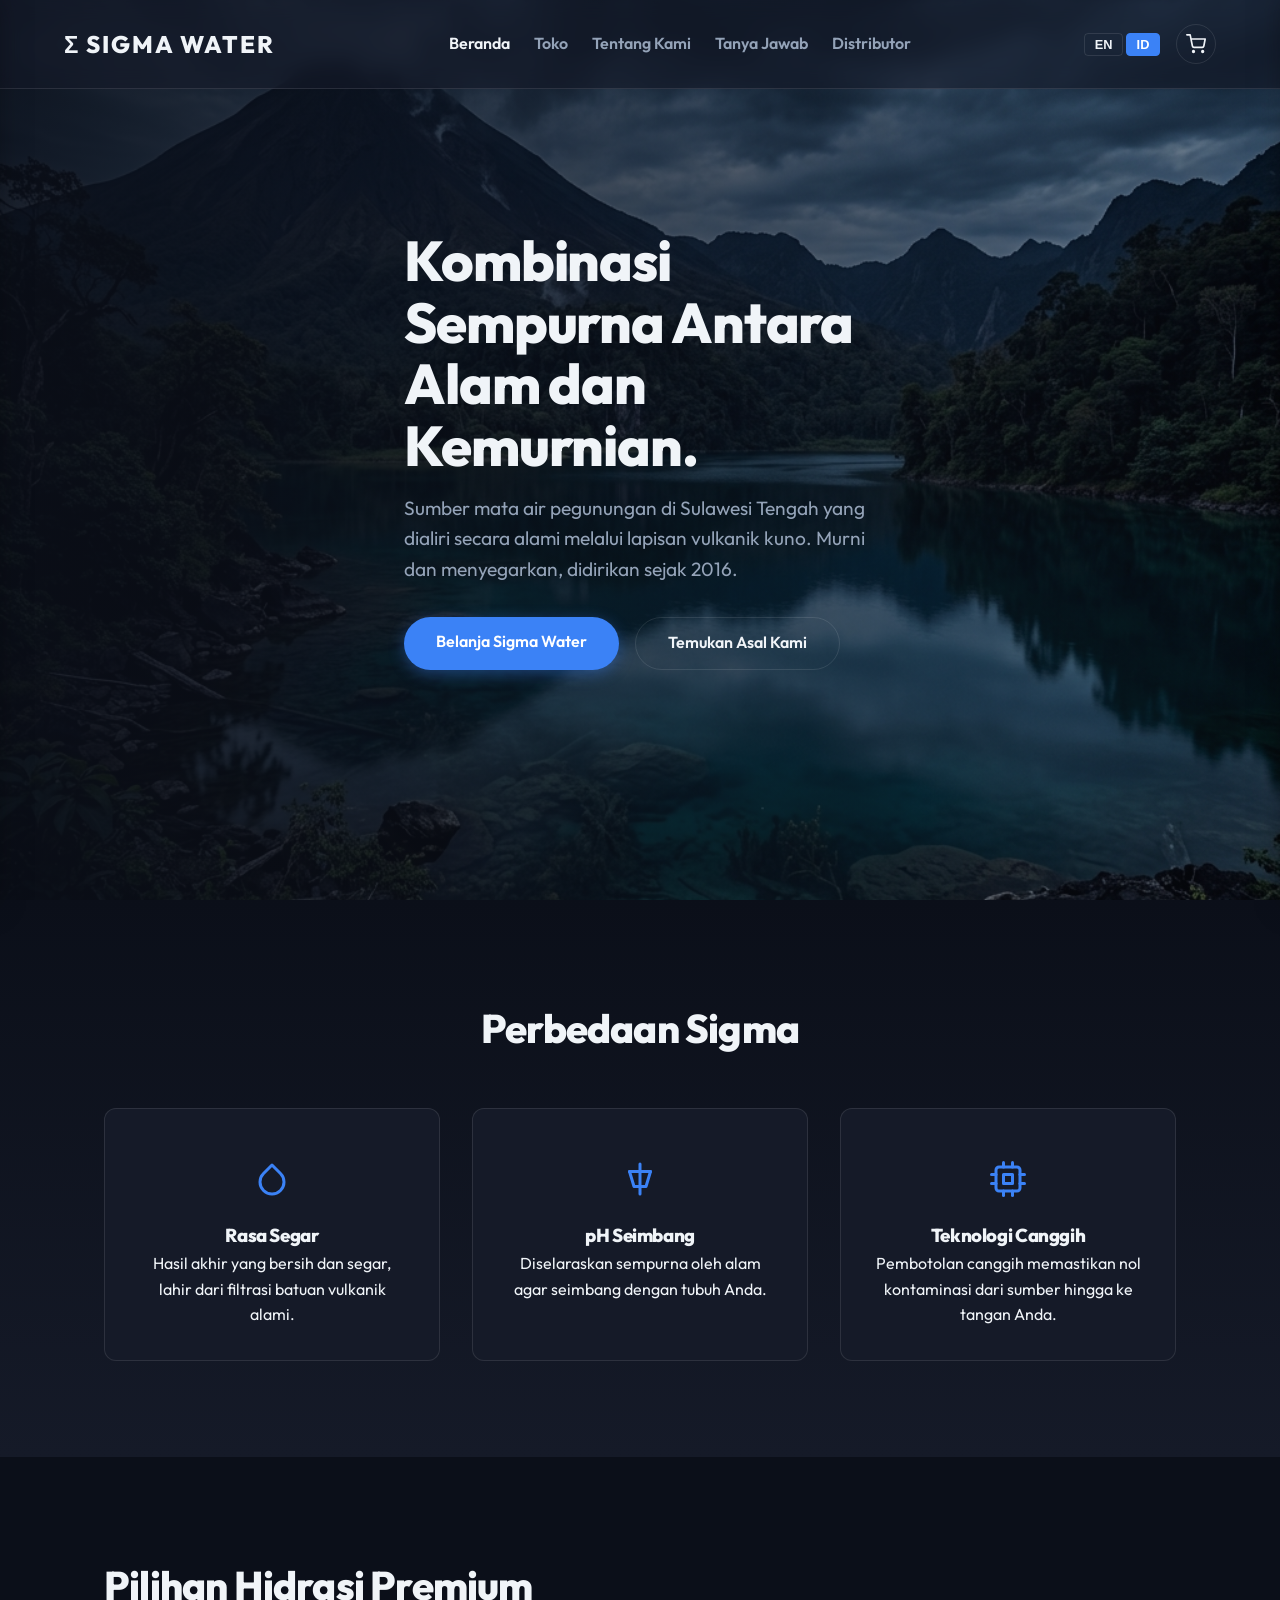
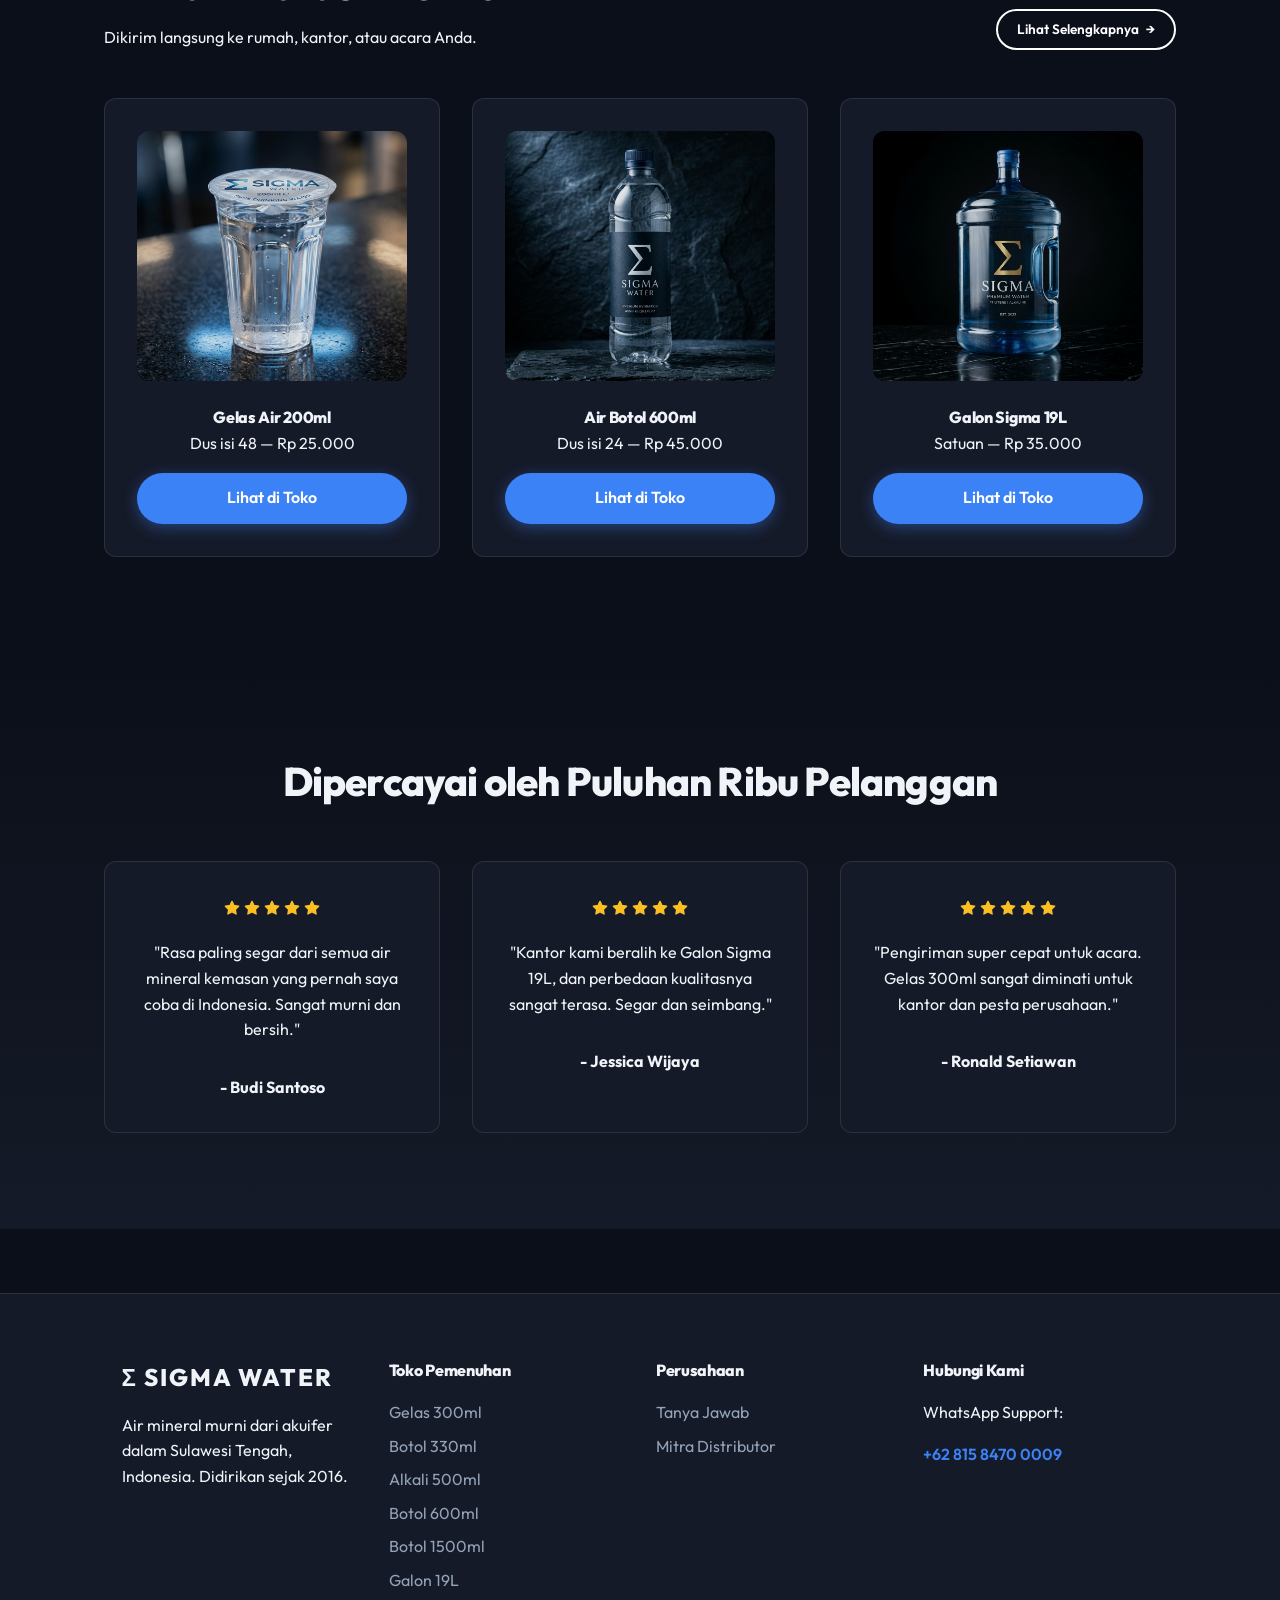
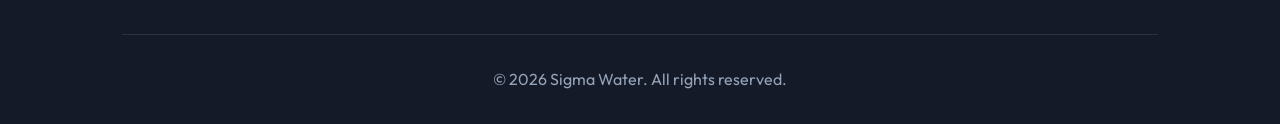
<file: index.html>
<!DOCTYPE html>
<html lang="id">

<head>
  <meta charset="UTF-8">
  <meta name="viewport" content="width=device-width, initial-scale=1.0">
  <title class="lang-en">Sigma Water | The Perfect Sum of Nature and Purity</title>
  <title class="lang-id">Sigma Water | Kombinasi Sempurna Antara Alam dan Kemurnian</title>
  <meta name="description"
    content="Naturally filtered through ancient volcanic layers in untouched Central Sulawesi aquifers. Premium mineral water established in 2016.">
  <link rel="stylesheet" href="index.css">
  <link rel="icon" type="image/png" href="assets/favicon.png">
  <style>
    .hero {
      min-height: 100vh;
      display: flex;
      align-items: center;
      position: relative;
      background: url('assets/hero_background.png') no-repeat center center/cover;
    }

    .hero::before {
      content: '';
      position: absolute;
      top: 0;
      left: 0;
      right: 0;
      bottom: 0;
      background: linear-gradient(to right, rgba(11, 15, 25, 0.9) 0%, rgba(11, 15, 25, 0.4) 100%);
    }

    .hero-content {
      position: relative;
      z-index: 10;
      max-width: 600px;
    }

    .hero-sub {
      color: var(--text-muted);
      font-size: 1.2rem;
      margin-bottom: 2rem;
    }

    .value-prop {
      background: linear-gradient(180deg, var(--bg-color) 0%, var(--bg-surface) 100%);
    }

    .icon-box {
      font-size: 2.5rem;
      color: var(--accent-blue);
      margin-bottom: 1rem;
    }

    .product-img-wrapper {
      width: 100%;
      height: 250px;
      overflow: hidden;
      border-radius: var(--border-radius);
      margin-bottom: 1.5rem;
      background: #000;
      display: flex;
      align-items: center;
      justify-content: center;
    }

    .product-img-wrapper img {
      width: 100%;
      height: 100%;
      object-fit: cover;
      opacity: 0.9;
      transition: transform var(--transition-speed), opacity var(--transition-speed);
    }

    .glass-card:hover .product-img-wrapper img {
      transform: scale(1.05);
      opacity: 1;
    }
  </style>
</head>

<body>

  <nav>
    <div class="nav-brand">Σ SIGMA WATER</div>
    <div class="nav-links">
      <a href="index.html" class="active lang-en">Home</a>
      <a href="index.html" class="active lang-id">Beranda</a>
      <a href="shop.html" class="lang-en">Shop</a>
      <a href="shop.html" class="lang-id">Toko</a>
      <a href="story.html" class="lang-en">Our Story</a>
      <a href="story.html" class="lang-id">Tentang Kami</a>
      <a href="faq.html" class="lang-en">FAQ</a>
      <a href="faq.html" class="lang-id">Tanya Jawab</a>
      <a href="distributor.html" class="lang-en">Distributor</a>
      <a href="distributor.html" class="lang-id">Distributor</a>

      <!-- Language Selector -->
      <span class="lang-selector" style="margin-left: 2rem;">
        <button id="lang-btn-en" onclick="setLang('en')" class="btn btn-outline"
          style="padding: 0.2rem 0.6rem; font-size: 0.8rem; border-radius: 4px; cursor: pointer;">EN</button>
        <button id="lang-btn-id" onclick="setLang('id')" class="btn btn-outline"
          style="padding: 0.2rem 0.6rem; font-size: 0.8rem; border-radius: 4px; cursor: pointer;">ID</button>
      </span>
    </div>
  </nav>

  <header class="hero">
    <div class="container hero-content fade-in">
      <h1 class="lang-en">The Perfect Sum of Nature and Purity.</h1>
      <h1 class="lang-id">Kombinasi Sempurna Antara Alam dan Kemurnian.</h1>

      <p class="hero-sub lang-en">Naturally filtered through ancient volcanic layers in untouched Central Sulawesi
        aquifers. Established 2016.</p>
      <p class="hero-sub lang-id">Sumber mata air pegunungan di Sulawesi Tengah yang dialiri secara alami melalui
        lapisan vulkanik kuno. Murni dan menyegarkan, didirikan sejak 2016.</p>
      <!-- English CTA Buttons -->
      <div class="hero-actions lang-en" style="display: flex; flex-wrap: wrap; gap: 1rem; margin-top: 2rem;">
        <a href="shop.html" class="btn btn-primary">Shop Sigma Water</a>
        <a href="story.html" class="btn btn-outline">Discover Our Origins</a>
      </div>

      <!-- Indonesian CTA Buttons -->
      <div class="hero-actions lang-id" style="display: flex; flex-wrap: wrap; gap: 1rem; margin-top: 2rem;">
        <a href="shop.html" class="btn btn-primary">Belanja Sigma Water</a>
        <a href="story.html" class="btn btn-outline">Temukan Asal Kami</a>
      </div>
    </div>
  </header>

  <section class="section-padding value-prop text-center">
    <div class="container">
      <h2 class="mb-3 fade-in lang-en">The Sigma Difference</h2>
      <h2 class="mb-3 fade-in lang-id">Perbedaan Sigma</h2>
      <div class="grid-3 fade-in">
        <div class="glass-card">
          <div class="icon-box">
            <svg xmlns="http://www.w3.org/2000/svg" width="36" height="36" viewBox="0 0 24 24" fill="none"
              stroke="currentColor" stroke-width="2" stroke-linecap="round" stroke-linejoin="round"
              style="vertical-align: middle;">
              <path d="M12 2.69l5.66 5.66a8 8 0 1 1-11.31 0z" />
            </svg>
          </div>
          <h3 class="lang-en">Crisp Taste</h3>
          <h3 class="lang-id">Rasa Segar</h3>
          <p class="text-muted lang-en">An unmistakably clean finish, born from untouched volcanic rock filtration.</p>
          <p class="text-muted lang-id">Hasil akhir yang bersih dan segar, lahir dari filtrasi batuan vulkanik alami.
          </p>
        </div>
        <div class="glass-card">
          <div class="icon-box">
            <svg xmlns="http://www.w3.org/2000/svg" width="36" height="36" viewBox="0 0 24 24" fill="none"
              stroke="currentColor" stroke-width="2" stroke-linecap="round" stroke-linejoin="round"
              style="vertical-align: middle;">
              <line x1="12" y1="2" x2="12" y2="22" />
              <line x1="5" y1="7" x2="19" y2="7" />
              <path d="M5 7l3 10h8l3-10" />
            </svg>
          </div>
          <h3 class="lang-en">Balanced pH</h3>
          <h3 class="lang-id">pH Seimbang</h3>
          <p class="text-muted lang-en">Perfectly harmonized by nature to sync with your body's natural state.</p>
          <p class="text-muted lang-id">Diselaraskan sempurna oleh alam agar seimbang dengan tubuh Anda.</p>
        </div>
        <div class="glass-card">
          <div class="icon-box">
            <svg xmlns="http://www.w3.org/2000/svg" width="36" height="36" viewBox="0 0 24 24" fill="none"
              stroke="currentColor" stroke-width="2" stroke-linecap="round" stroke-linejoin="round"
              style="vertical-align: middle;">
              <rect x="4" y="4" width="16" height="16" rx="2" ry="2" />
              <rect x="9" y="9" width="6" height="6" />
              <line x1="9" y1="1" x2="9" y2="4" />
              <line x1="15" y1="1" x2="15" y2="4" />
              <line x1="9" y1="20" x2="9" y2="23" />
              <line x1="15" y1="20" x2="15" y2="23" />
              <line x1="20" y1="9" x2="23" y2="9" />
              <line x1="20" y1="15" x2="23" y2="15" />
              <line x1="1" y1="9" x2="4" y2="9" />
              <line x1="1" y1="15" x2="4" y2="15" />
            </svg>
          </div>
          <h3 class="lang-en">Advanced Tech</h3>
          <h3 class="lang-id">Teknologi Canggih</h3>
          <p class="text-muted lang-en">State-of-the-art bottling ensures absolute zero contamination from source to
            sip.</p>
          <p class="text-muted lang-id">Pembotolan canggih memastikan nol kontaminasi dari sumber hingga ke tangan Anda.
          </p>
        </div>
      </div>
    </div>
  </section>

  <section class="section-padding">
    <div class="container">
      <div class="fade-in" style="display: flex; justify-content: space-between; align-items: flex-end; margin-bottom: 3rem; flex-wrap: wrap; gap: 1.5rem;">
        <div style="text-align: left;">
          <h2 class="lang-en" style="margin-bottom: 0.5rem;">Premium Hydration Options</h2>
          <h2 class="lang-id" style="margin-bottom: 0.5rem;">Pilihan Hidrasi Premium</h2>
          <p class="text-muted lang-en">Delivered directly to your home, office, or event.</p>
          <p class="text-muted lang-id">Dikirim langsung ke rumah, kantor, atau acara Anda.</p>
        </div>
        <div style="display: flex; gap: 0.5rem;">
          <a href="shop.html" class="btn btn-outline lang-en" style="padding: 0.5rem 1.2rem; font-size: 0.85rem; text-decoration: none; border: 2px solid #ffffff; color: #ffffff; display: inline-flex; align-items: center; gap: 0.4rem;">View More <span>&rarr;</span></a>
          <a href="shop.html" class="btn btn-outline lang-id" style="padding: 0.5rem 1.2rem; font-size: 0.85rem; text-decoration: none; border: 2px solid #ffffff; color: #ffffff; display: inline-flex; align-items: center; gap: 0.4rem;">Lihat Selengkapnya <span>&rarr;</span></a>
        </div>
      </div>
      <div class="grid-3 fade-in">
        <!-- Product 1: 200ml Cups -->
        <div class="glass-card text-center">
          <div class="product-img-wrapper">
            <img src="assets/cup_200ml.png" alt="200ml Water Cups">
          </div>
          <h4 class="lang-en">200ml Water Cups</h4>
          <h4 class="lang-id">Gelas Air 200ml</h4>
          <p class="text-muted mb-1 lang-en">Box of 48 — Rp 25.000</p>
          <p class="text-muted mb-1 lang-id">Dus isi 48 — Rp 25.000</p>
          <a href="shop.html#cups" class="btn btn-primary lang-en"
            style="width: 100%; border-radius: 30px; text-align: center; text-decoration: none; display: inline-block;">View in Shop</a>
          <a href="shop.html#cups" class="btn btn-primary lang-id"
            style="width: 100%; border-radius: 30px; text-align: center; text-decoration: none; display: inline-block;">Lihat di Toko</a>
        </div>
        <!-- Product 2: 600ml Bottles -->
        <div class="glass-card text-center">
          <div class="product-img-wrapper">
            <img src="assets/bottle_600ml.png" alt="600ml Bottled Water">
          </div>
          <h4 class="lang-en">600ml Bottled Water</h4>
          <h4 class="lang-id">Air Botol 600ml</h4>
          <p class="text-muted mb-1 lang-en">Box of 24 — Rp 45.000</p>
          <p class="text-muted mb-1 lang-id">Dus isi 24 — Rp 45.000</p>
          <a href="shop.html#bottles" class="btn btn-primary lang-en"
            style="width: 100%; border-radius: 30px; text-align: center; text-decoration: none; display: inline-block;">View in Shop</a>
          <a href="shop.html#bottles" class="btn btn-primary lang-id"
            style="width: 100%; border-radius: 30px; text-align: center; text-decoration: none; display: inline-block;">Lihat di Toko</a>
        </div>
        <!-- Product 3: 19L Gallon -->
        <div class="glass-card text-center">
          <div class="product-img-wrapper">
            <img src="assets/gallon_19l.png" alt="19L Gallon">
          </div>
          <h4 class="lang-en">19L Sigma Gallon</h4>
          <h4 class="lang-id">Galon Sigma 19L</h4>
          <p class="text-muted mb-1 lang-en">Single Unit — Rp 35.000</p>
          <p class="text-muted mb-1 lang-id">Satuan — Rp 35.000</p>
          <a href="shop.html#gallon" class="btn btn-primary lang-en"
            style="width: 100%; border-radius: 30px; text-align: center; text-decoration: none; display: inline-block;">View in Shop</a>
          <a href="shop.html#gallon" class="btn btn-primary lang-id"
            style="width: 100%; border-radius: 30px; text-align: center; text-decoration: none; display: inline-block;">Lihat di Toko</a>
        </div>
      </div>
    </div>
  </section>

  <section class="section-padding"
    style="background: linear-gradient(180deg, var(--bg-color) 0%, var(--bg-surface) 100%);">
    <div class="container text-center">
      <h2 class="mb-3 fade-in lang-en">Trusted By Tens of Thousands</h2>
      <h2 class="mb-3 fade-in lang-id">Dipercayai oleh Puluhan Ribu Pelanggan</h2>
      <div class="grid-3 fade-in">
        <!-- Review 1 -->
        <div class="glass-card text-center">
          <div class="stars mb-1" style="color: #fbbf24; font-size: 1.2rem;">
            <svg xmlns="http://www.w3.org/2000/svg" width="16" height="16" viewBox="0 0 24 24" fill="currentColor"
              stroke="currentColor" stroke-width="2" stroke-linecap="round" stroke-linejoin="round"
              style="color: #fbbf24;">
              <polygon
                points="12 2 15.09 8.26 22 9.27 17 14.14 18.18 21.02 12 17.77 5.82 21.02 7 14.14 2 9.27 8.91 8.26 12 2" />
            </svg>
            <svg xmlns="http://www.w3.org/2000/svg" width="16" height="16" viewBox="0 0 24 24" fill="currentColor"
              stroke="currentColor" stroke-width="2" stroke-linecap="round" stroke-linejoin="round"
              style="color: #fbbf24;">
              <polygon
                points="12 2 15.09 8.26 22 9.27 17 14.14 18.18 21.02 12 17.77 5.82 21.02 7 14.14 2 9.27 8.91 8.26 12 2" />
            </svg>
            <svg xmlns="http://www.w3.org/2000/svg" width="16" height="16" viewBox="0 0 24 24" fill="currentColor"
              stroke="currentColor" stroke-width="2" stroke-linecap="round" stroke-linejoin="round"
              style="color: #fbbf24;">
              <polygon
                points="12 2 15.09 8.26 22 9.27 17 14.14 18.18 21.02 12 17.77 5.82 21.02 7 14.14 2 9.27 8.91 8.26 12 2" />
            </svg>
            <svg xmlns="http://www.w3.org/2000/svg" width="16" height="16" viewBox="0 0 24 24" fill="currentColor"
              stroke="currentColor" stroke-width="2" stroke-linecap="round" stroke-linejoin="round"
              style="color: #fbbf24;">
              <polygon
                points="12 2 15.09 8.26 22 9.27 17 14.14 18.18 21.02 12 17.77 5.82 21.02 7 14.14 2 9.27 8.91 8.26 12 2" />
            </svg>
            <svg xmlns="http://www.w3.org/2000/svg" width="16" height="16" viewBox="0 0 24 24" fill="currentColor"
              stroke="currentColor" stroke-width="2" stroke-linecap="round" stroke-linejoin="round"
              style="color: #fbbf24;">
              <polygon
                points="12 2 15.09 8.26 22 9.27 17 14.14 18.18 21.02 12 17.77 5.82 21.02 7 14.14 2 9.27 8.91 8.26 12 2" />
            </svg>
          </div>
          <p class="text-muted mb-2 lang-en">"The crispest taste of any bottled mineral water I've had in Indonesia.
            Very pure and clean."</p>
          <p class="text-muted mb-2 lang-id">"Rasa paling segar dari semua air mineral kemasan yang pernah saya coba di
            Indonesia. Sangat murni dan bersih."</p>
          <strong>- Budi Santoso</strong>
        </div>
        <!-- Review 2 -->
        <div class="glass-card text-center">
          <div class="stars mb-1" style="color: #fbbf24; font-size: 1.2rem;">
            <svg xmlns="http://www.w3.org/2000/svg" width="16" height="16" viewBox="0 0 24 24" fill="currentColor"
              stroke="currentColor" stroke-width="2" stroke-linecap="round" stroke-linejoin="round"
              style="color: #fbbf24;">
              <polygon
                points="12 2 15.09 8.26 22 9.27 17 14.14 18.18 21.02 12 17.77 5.82 21.02 7 14.14 2 9.27 8.91 8.26 12 2" />
            </svg>
            <svg xmlns="http://www.w3.org/2000/svg" width="16" height="16" viewBox="0 0 24 24" fill="currentColor"
              stroke="currentColor" stroke-width="2" stroke-linecap="round" stroke-linejoin="round"
              style="color: #fbbf24;">
              <polygon
                points="12 2 15.09 8.26 22 9.27 17 14.14 18.18 21.02 12 17.77 5.82 21.02 7 14.14 2 9.27 8.91 8.26 12 2" />
            </svg>
            <svg xmlns="http://www.w3.org/2000/svg" width="16" height="16" viewBox="0 0 24 24" fill="currentColor"
              stroke="currentColor" stroke-width="2" stroke-linecap="round" stroke-linejoin="round"
              style="color: #fbbf24;">
              <polygon
                points="12 2 15.09 8.26 22 9.27 17 14.14 18.18 21.02 12 17.77 5.82 21.02 7 14.14 2 9.27 8.91 8.26 12 2" />
            </svg>
            <svg xmlns="http://www.w3.org/2000/svg" width="16" height="16" viewBox="0 0 24 24" fill="currentColor"
              stroke="currentColor" stroke-width="2" stroke-linecap="round" stroke-linejoin="round"
              style="color: #fbbf24;">
              <polygon
                points="12 2 15.09 8.26 22 9.27 17 14.14 18.18 21.02 12 17.77 5.82 21.02 7 14.14 2 9.27 8.91 8.26 12 2" />
            </svg>
            <svg xmlns="http://www.w3.org/2000/svg" width="16" height="16" viewBox="0 0 24 24" fill="currentColor"
              stroke="currentColor" stroke-width="2" stroke-linecap="round" stroke-linejoin="round"
              style="color: #fbbf24;">
              <polygon
                points="12 2 15.09 8.26 22 9.27 17 14.14 18.18 21.02 12 17.77 5.82 21.02 7 14.14 2 9.27 8.91 8.26 12 2" />
            </svg>
          </div>
          <p class="text-muted mb-2 lang-en">"Our office transitioned to 19L Sigma Gallons, and the quality difference
            is noticeable. Crisp and balanced."</p>
          <p class="text-muted mb-2 lang-id">"Kantor kami beralih ke Galon Sigma 19L, dan perbedaan kualitasnya sangat
            terasa. Segar dan seimbang."</p>
          <strong>- Jessica Wijaya</strong>
        </div>
        <!-- Review 3 -->
        <div class="glass-card text-center">
          <div class="stars mb-1" style="color: #fbbf24; font-size: 1.2rem;">
            <svg xmlns="http://www.w3.org/2000/svg" width="16" height="16" viewBox="0 0 24 24" fill="currentColor"
              stroke="currentColor" stroke-width="2" stroke-linecap="round" stroke-linejoin="round"
              style="color: #fbbf24;">
              <polygon
                points="12 2 15.09 8.26 22 9.27 17 14.14 18.18 21.02 12 17.77 5.82 21.02 7 14.14 2 9.27 8.91 8.26 12 2" />
            </svg>
            <svg xmlns="http://www.w3.org/2000/svg" width="16" height="16" viewBox="0 0 24 24" fill="currentColor"
              stroke="currentColor" stroke-width="2" stroke-linecap="round" stroke-linejoin="round"
              style="color: #fbbf24;">
              <polygon
                points="12 2 15.09 8.26 22 9.27 17 14.14 18.18 21.02 12 17.77 5.82 21.02 7 14.14 2 9.27 8.91 8.26 12 2" />
            </svg>
            <svg xmlns="http://www.w3.org/2000/svg" width="16" height="16" viewBox="0 0 24 24" fill="currentColor"
              stroke="currentColor" stroke-width="2" stroke-linecap="round" stroke-linejoin="round"
              style="color: #fbbf24;">
              <polygon
                points="12 2 15.09 8.26 22 9.27 17 14.14 18.18 21.02 12 17.77 5.82 21.02 7 14.14 2 9.27 8.91 8.26 12 2" />
            </svg>
            <svg xmlns="http://www.w3.org/2000/svg" width="16" height="16" viewBox="0 0 24 24" fill="currentColor"
              stroke="currentColor" stroke-width="2" stroke-linecap="round" stroke-linejoin="round"
              style="color: #fbbf24;">
              <polygon
                points="12 2 15.09 8.26 22 9.27 17 14.14 18.18 21.02 12 17.77 5.82 21.02 7 14.14 2 9.27 8.91 8.26 12 2" />
            </svg>
            <svg xmlns="http://www.w3.org/2000/svg" width="16" height="16" viewBox="0 0 24 24" fill="currentColor"
              stroke="currentColor" stroke-width="2" stroke-linecap="round" stroke-linejoin="round"
              style="color: #fbbf24;">
              <polygon
                points="12 2 15.09 8.26 22 9.27 17 14.14 18.18 21.02 12 17.77 5.82 21.02 7 14.14 2 9.27 8.91 8.26 12 2" />
            </svg>
          </div>
          <p class="text-muted mb-2 lang-en">"Super fast delivery for events. The 300ml cups are a hit for offices and
            corporate parties."</p>
          <p class="text-muted mb-2 lang-id">"Pengiriman super cepat untuk acara. Gelas 300ml sangat diminati untuk
            kantor dan pesta perusahaan."</p>
          <strong>- Ronald Setiawan</strong>
        </div>
      </div>
    </div>
  </section>

  <footer>
    <div class="container">
      <div class="footer-content">
        <div class="footer-col">
          <div class="nav-brand mb-1">Σ SIGMA WATER</div>
          <p class="text-muted lang-en">Pure mineral water from the deep aquifers of Central Sulawesi, Indonesia.
            Established in 2016.</p>
          <p class="text-muted lang-id">Air mineral murni dari akuifer dalam Sulawesi Tengah, Indonesia. Didirikan sejak
            2016.</p>
        </div>
        <div class="footer-col">
          <h4 class="lang-en">Fulfillment Shop</h4>
          <h4 class="lang-id">Toko Pemenuhan</h4>
          <a href="shop.html" class="lang-en">300ml Cups</a>
          <a href="shop.html" class="lang-id">Gelas 300ml</a>
          <a href="shop.html" class="lang-en">330ml Bottles</a>
          <a href="shop.html" class="lang-id">Botol 330ml</a>
          <a href="shop.html" class="lang-en">500ml Alkali</a>
          <a href="shop.html" class="lang-id">Alkali 500ml</a>
          <a href="shop.html" class="lang-en">600ml Bottles</a>
          <a href="shop.html" class="lang-id">Botol 600ml</a>
          <a href="shop.html" class="lang-en">1500ml Bottles</a>
          <a href="shop.html" class="lang-id">Botol 1500ml</a>
          <a href="shop.html" class="lang-en">19L Gallons</a>
          <a href="shop.html" class="lang-id">Galon 19L</a>
        </div>
        <div class="footer-col">
          <h4 class="lang-en">Corporate</h4>
          <h4 class="lang-id">Perusahaan</h4>
          <a href="faq.html" class="lang-en">FAQ</a>
          <a href="faq.html" class="lang-id">Tanya Jawab</a>
          <a href="distributor.html" class="lang-en">Distributor</a>
          <a href="distributor.html" class="lang-id">Mitra Distributor</a>
        </div>
        <div class="footer-col">
          <h4 class="lang-en">Contact Us</h4>
          <h4 class="lang-id">Hubungi Kami</h4>
          <p class="text-muted mb-1">WhatsApp Support:</p>
          <a href="https://wa.me/6281584700009" target="_blank"
            style="color: var(--accent-blue); font-weight: 600;">+62 815 8470 0009</a>
        </div>
      </div>
      <div class="footer-bottom">
        <p>&copy; 2026 Sigma Water. All rights reserved.</p>
      </div>
    </div>
  </footer>

  <script src="script.js"></script>
</body>

</html>
</file>
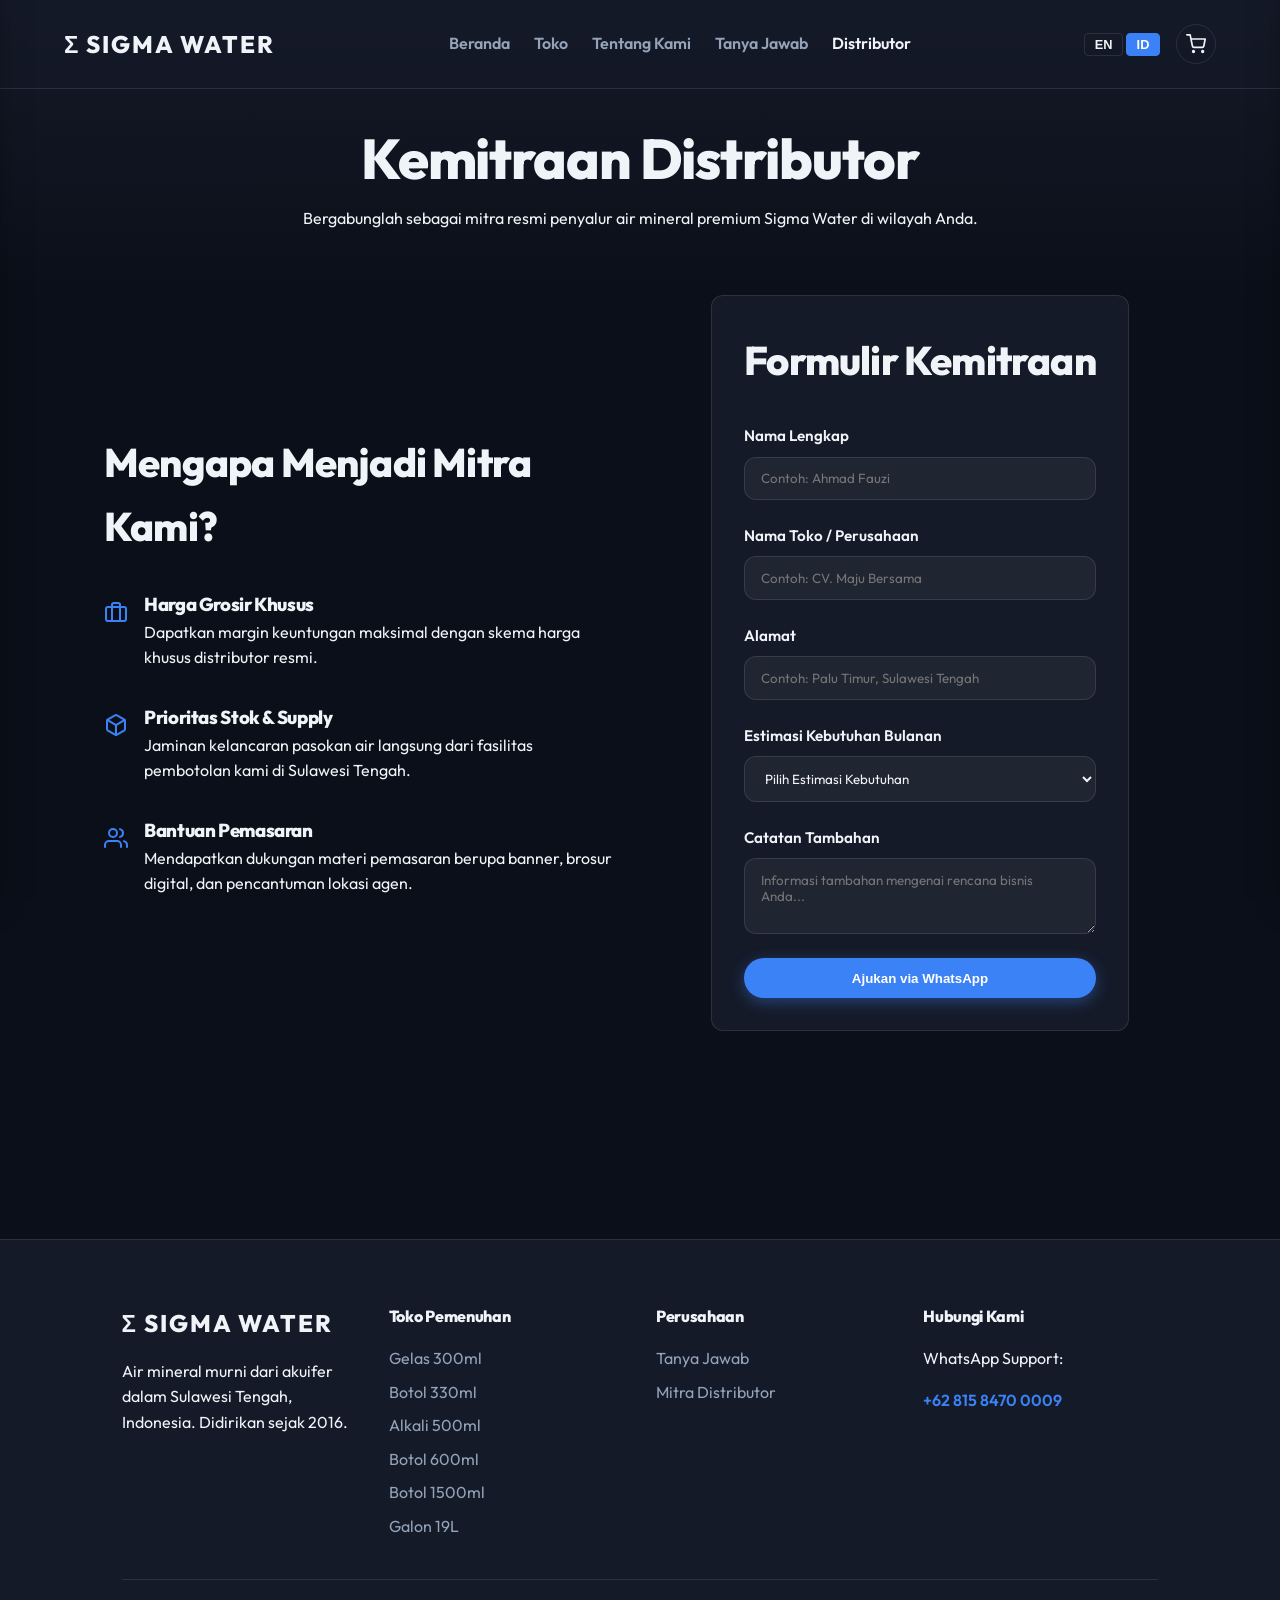
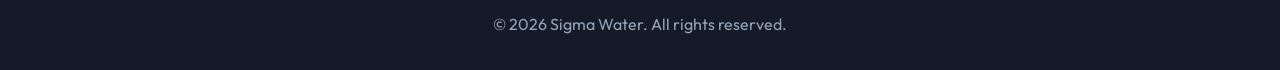
<file: distributor.html>
<!DOCTYPE html>
<html lang="id">

<head>
  <meta charset="UTF-8">
  <meta name="viewport" content="width=device-width, initial-scale=1.0">
  <title class="lang-en">Become a Distributor | Sigma Water</title>
  <title class="lang-id">Menjadi Distributor | Sigma Water</title>
  <link rel="stylesheet" href="index.css">
  <link rel="icon" type="image/png" href="assets/favicon.png">
  <style>
    .page-header {
      padding: 8rem 5% 4rem;
      text-align: center;
      background: linear-gradient(180deg, var(--bg-surface) 0%, var(--bg-color) 100%);
    }

    .form-container {
      max-width: 600px;
      margin: 0 auto;
    }

    .form-group {
      margin-bottom: 1.5rem;
      display: flex;
      flex-direction: column;
      gap: 0.5rem;
      text-align: left;
    }

    .form-group label {
      font-weight: 600;
      font-size: 0.95rem;
    }

    .form-group input,
    .form-group textarea,
    .form-group select {
      background: rgba(255, 255, 255, 0.05);
      border: 1px solid var(--border-color);
      border-radius: var(--border-radius);
      padding: 0.8rem 1rem;
      color: var(--text-main);
      font-family: inherit;
      outline: none;
      transition: border-color var(--transition-speed);
    }

    .form-group input:focus,
    .form-group textarea:focus,
    .form-group select:focus {
      border-color: var(--accent-blue);
    }

    .form-group select option {
      background-color: var(--bg-surface);
      color: var(--text-main);
    }

    .benefit-item {
      display: flex;
      gap: 1rem;
      align-items: flex-start;
      text-align: left;
    }

    .benefit-icon {
      font-size: 1.5rem;
      color: var(--accent-blue);
      flex-shrink: 0;
    }
  </style>
</head>

<body>

  <nav>
    <div class="nav-brand">Σ SIGMA WATER</div>
    <div class="nav-links">
      <a href="index.html" class="lang-en">Home</a>
      <a href="index.html" class="lang-id">Beranda</a>
      <a href="shop.html" class="lang-en">Shop</a>
      <a href="shop.html" class="lang-id">Toko</a>
      <a href="story.html" class="lang-en">Our Story</a>
      <a href="story.html" class="lang-id">Tentang Kami</a>
      <a href="faq.html" class="lang-en">FAQ</a>
      <a href="faq.html" class="lang-id">Tanya Jawab</a>
      <a href="distributor.html" class="active lang-en">Distributor</a>
      <a href="distributor.html" class="active lang-id">Distributor</a>

      <!-- Language Selector -->
      <span class="lang-selector" style="margin-left: 2rem;">
        <button id="lang-btn-en" onclick="setLang('en')" class="btn btn-outline"
          style="padding: 0.2rem 0.6rem; font-size: 0.8rem; border-radius: 4px; cursor: pointer;">EN</button>
        <button id="lang-btn-id" onclick="setLang('id')" class="btn btn-outline"
          style="padding: 0.2rem 0.6rem; font-size: 0.8rem; border-radius: 4px; cursor: pointer;">ID</button>
      </span>
    </div>
  </nav>

  <header class="page-header">
    <div class="container fade-in">
      <h1 class="lang-en">Distributor Partnership</h1>
      <h1 class="lang-id">Kemitraan Distributor</h1>
      <p class="text-muted lang-en">Join us as an official distribution partner for premium Sigma Water in your region.
      </p>
      <p class="text-muted lang-id">Bergabunglah sebagai mitra resmi penyalur air mineral premium Sigma Water di wilayah
        Anda.</p>
    </div>
  </header>

  <section class="section-padding" style="padding-top: 0;">
    <div class="container">
      <div class="grid-2 mb-3">

        <!-- Benefits -->
        <div class="fade-in">
          <h2 class="mb-2 lang-en">Why Partner With Us?</h2>
          <h2 class="mb-2 lang-id">Mengapa Menjadi Mitra Kami?</h2>

          <div style="display: flex; flex-direction: column; gap: 2rem;">
            <!-- Benefit 1 -->
            <div class="benefit-item">
              <div class="benefit-icon">
                <svg xmlns="http://www.w3.org/2000/svg" width="24" height="24" viewBox="0 0 24 24" fill="none"
                  stroke="currentColor" stroke-width="2" stroke-linecap="round" stroke-linejoin="round"
                  style="vertical-align: middle;">
                  <rect x="2" y="7" width="20" height="14" rx="2" ry="2" />
                  <path d="M16 21V5a2 2 0 0 0-2-2h-4a2 2 0 0 0-2 2v16" />
                </svg>
              </div>
              <div>
                <h3 class="lang-en">Special Wholesale Pricing</h3>
                <h3 class="lang-id">Harga Grosir Khusus</h3>
                <p class="text-muted lang-en">Get maximum profit margins with official distributor wholesale pricing.
                </p>
                <p class="text-muted lang-id">Dapatkan margin keuntungan maksimal dengan skema harga khusus distributor
                  resmi.</p>
              </div>
            </div>

            <!-- Benefit 2 -->
            <div class="benefit-item">
              <div class="benefit-icon">
                <svg xmlns="http://www.w3.org/2000/svg" width="24" height="24" viewBox="0 0 24 24" fill="none"
                  stroke="currentColor" stroke-width="2" stroke-linecap="round" stroke-linejoin="round"
                  style="vertical-align: middle;">
                  <path
                    d="M21 16V8a2 2 0 0 0-1-1.73l-7-4a2 2 0 0 0-2 0l-7 4A2 2 0 0 0 3 8v8a2 2 0 0 0 1 1.73l7 4a2 2 0 0 0 2 0l7-4A2 2 0 0 0 21 16z" />
                  <polyline points="3.27 6.96 12 12.01 20.73 6.96" />
                  <line x1="12" y1="22.08" x2="12" y2="12" />
                </svg>
              </div>
              <div>
                <h3 class="lang-en">Stock & Supply Priority</h3>
                <h3 class="lang-id">Prioritas Stok & Supply</h3>
                <p class="text-muted lang-en">Guaranteed smooth water supply directly from our bottling facility in
                  Central Sulawesi.</p>
                <p class="text-muted lang-id">Jaminan kelancaran pasokan air langsung dari fasilitas pembotolan kami di
                  Sulawesi Tengah.</p>
              </div>
            </div>

            <!-- Benefit 3 -->
            <div class="benefit-item">
              <div class="benefit-icon">
                <svg xmlns="http://www.w3.org/2000/svg" width="24" height="24" viewBox="0 0 24 24" fill="none"
                  stroke="currentColor" stroke-width="2" stroke-linecap="round" stroke-linejoin="round"
                  style="vertical-align: middle;">
                  <path d="M17 21v-2a4 4 0 0 0-4-4H5a4 4 0 0 0-4 4v2" />
                  <circle cx="9" cy="7" r="4" />
                  <path d="M23 21v-2a4 4 0 0 0-3-3.87" />
                  <path d="M16 3.13a4 4 0 0 1 0 7.75" />
                </svg>
              </div>
              <div>
                <h3 class="lang-en">Marketing Support</h3>
                <h3 class="lang-id">Bantuan Pemasaran</h3>
                <p class="text-muted lang-en">Receive marketing materials such as banners, digital brochures, and
                  official agent location map listings.</p>
                <p class="text-muted lang-id">Mendapatkan dukungan materi pemasaran berupa banner, brosur digital, dan
                  pencantuman lokasi agen.</p>
              </div>
            </div>
          </div>
        </div>

        <!-- Application Form (English) -->
        <div class="glass-card form-container text-center fade-in lang-en">
          <h2 class="mb-2">Partnership Form</h2>
          <form id="distributorFormEn" onsubmit="submitForm(event, 'en')">
            <div class="form-group">
              <label for="nameEn">Full Name</label>
              <input type="text" id="nameEn" required placeholder="Example: John Doe">
            </div>
            <div class="form-group">
              <label for="businessEn">Store / Company Name</label>
              <input type="text" id="businessEn" required placeholder="Example: CV. Maju Bersama">
            </div>
            <div class="form-group">
              <label for="locationEn">Address</label>
              <input type="text" id="locationEn" required placeholder="Example: East Palu, Central Sulawesi">
            </div>
            <div class="form-group">
              <label for="volumeEn">Estimated Monthly Requirement</label>
              <select id="volumeEn" required>
                <option value="">Select Estimated Requirement</option>
                <option value="50-100 Boxes">50 - 100 Boxes / Month</option>
                <option value="100-500 Boxes">100 - 500 Boxes / Month</option>
                <option value=">500 Boxes">&gt; 500 Boxes / Month</option>
                <option value="19L Gallon Focus">19L Gallon Focus (Dispenser)</option>
              </select>
            </div>
            <div class="form-group">
              <label for="noteEn">Additional Notes</label>
              <textarea id="noteEn" rows="3"
                placeholder="Any additional details about your business plan..."></textarea>
            </div>
            <button type="submit" class="btn btn-primary" style="width: 100%;">Apply via WhatsApp</button>
          </form>
        </div>

        <!-- Application Form (Indonesian) -->
        <div class="glass-card form-container text-center fade-in lang-id">
          <h2 class="mb-2">Formulir Kemitraan</h2>
          <form id="distributorFormId" onsubmit="submitForm(event, 'id')">
            <div class="form-group">
              <label for="nameId">Nama Lengkap</label>
              <input type="text" id="nameId" required placeholder="Contoh: Ahmad Fauzi">
            </div>
            <div class="form-group">
              <label for="businessId">Nama Toko / Perusahaan</label>
              <input type="text" id="businessId" required placeholder="Contoh: CV. Maju Bersama">
            </div>
            <div class="form-group">
              <label for="locationId">Alamat</label>
              <input type="text" id="locationId" required placeholder="Contoh: Palu Timur, Sulawesi Tengah">
            </div>
            <div class="form-group">
              <label for="volumeId">Estimasi Kebutuhan Bulanan</label>
              <select id="volumeId" required>
                <option value="">Pilih Estimasi Kebutuhan</option>
                <option value="50-100 Dus">50 - 100 Dus / Bulan</option>
                <option value="100-500 Dus">100 - 500 Dus / Bulan</option>
                <option value=">500 Dus">&gt; 500 Dus / Bulan</option>
                <option value="Khusus Galon 19L">Fokus Galon 19L (Dispenser)</option>
              </select>
            </div>
            <div class="form-group">
              <label for="noteId">Catatan Tambahan</label>
              <textarea id="noteId" rows="3"
                placeholder="Informasi tambahan mengenai rencana bisnis Anda..."></textarea>
            </div>
            <button type="submit" class="btn btn-primary" style="width: 100%;">Ajukan via WhatsApp</button>
          </form>
        </div>

      </div>
    </div>
  </section>

  <footer>
    <div class="container">
      <div class="footer-content">
        <div class="footer-col">
          <div class="nav-brand mb-1">Σ SIGMA WATER</div>
          <p class="text-muted lang-en">Pure mineral water from the deep aquifers of Central Sulawesi, Indonesia.
            Established in 2016.</p>
          <p class="text-muted lang-id">Air mineral murni dari akuifer dalam Sulawesi Tengah, Indonesia. Didirikan sejak
            2016.</p>
        </div>
        <div class="footer-col">
          <h4 class="lang-en">Fulfillment Shop</h4>
          <h4 class="lang-id">Toko Pemenuhan</h4>
          <a href="shop.html" class="lang-en">300ml Cups</a>
          <a href="shop.html" class="lang-id">Gelas 300ml</a>
          <a href="shop.html" class="lang-en">330ml Bottles</a>
          <a href="shop.html" class="lang-id">Botol 330ml</a>
          <a href="shop.html" class="lang-en">500ml Alkali</a>
          <a href="shop.html" class="lang-id">Alkali 500ml</a>
          <a href="shop.html" class="lang-en">600ml Bottles</a>
          <a href="shop.html" class="lang-id">Botol 600ml</a>
          <a href="shop.html" class="lang-en">1500ml Bottles</a>
          <a href="shop.html" class="lang-id">Botol 1500ml</a>
          <a href="shop.html" class="lang-en">19L Gallons</a>
          <a href="shop.html" class="lang-id">Galon 19L</a>
        </div>
        <div class="footer-col">
          <h4 class="lang-en">Corporate</h4>
          <h4 class="lang-id">Perusahaan</h4>
          <a href="faq.html" class="lang-en">FAQ</a>
          <a href="faq.html" class="lang-id">Tanya Jawab</a>
          <a href="distributor.html" class="lang-en">Distributor</a>
          <a href="distributor.html" class="lang-id">Mitra Distributor</a>
        </div>
        <div class="footer-col">
          <h4 class="lang-en">Contact Us</h4>
          <h4 class="lang-id">Hubungi Kami</h4>
          <p class="text-muted mb-1">WhatsApp Support:</p>
          <a href="https://wa.me/6281584700009" target="_blank"
            style="color: var(--accent-blue); font-weight: 600;">+62 815 8470 0009</a>
        </div>
      </div>
      <div class="footer-bottom">
        <p>&copy; 2026 Sigma Water. All rights reserved.</p>
      </div>
    </div>
  </footer>

  <script src="script.js"></script>
  <script>
    function submitForm(event, lang) {
      event.preventDefault();
      let name, business, location, volume, note;

      if (lang === 'en') {
        name = document.getElementById('nameEn').value;
        business = document.getElementById('businessEn').value;
        location = document.getElementById('locationEn').value;
        volume = document.getElementById('volumeEn').value;
        note = document.getElementById('noteEn').value;
      } else {
        name = document.getElementById('nameId').value;
        business = document.getElementById('businessId').value;
        location = document.getElementById('locationId').value;
        volume = document.getElementById('volumeId').value;
        note = document.getElementById('noteId').value;
      }

      let message = '';
      if (lang === 'en') {
        message = `Hello Sigma Water, I am interested in becoming an official distributor.%0A%0A*Name:* ${name}%0A*Business/Company:* ${business}%0A*Address:* ${location}%0A*Requirement:* ${volume}%0A*Notes:* ${note}`;
      } else {
        message = `Halo Sigma Water, saya tertarik untuk menjadi distributor resmi.%0A%0A*Nama:* ${name}%0A*Toko/Bisnis:* ${business}%0A*Alamat:* ${location}%0A*Kebutuhan:* ${volume}%0A*Catatan:* ${note}`;
      }

      // WhatsApp Direct Link API
      const waUrl = `https://wa.me/6281584700009?text=${message}`;
      window.open(waUrl, '_blank');
    }
  </script>
</body>

</html>
</file>
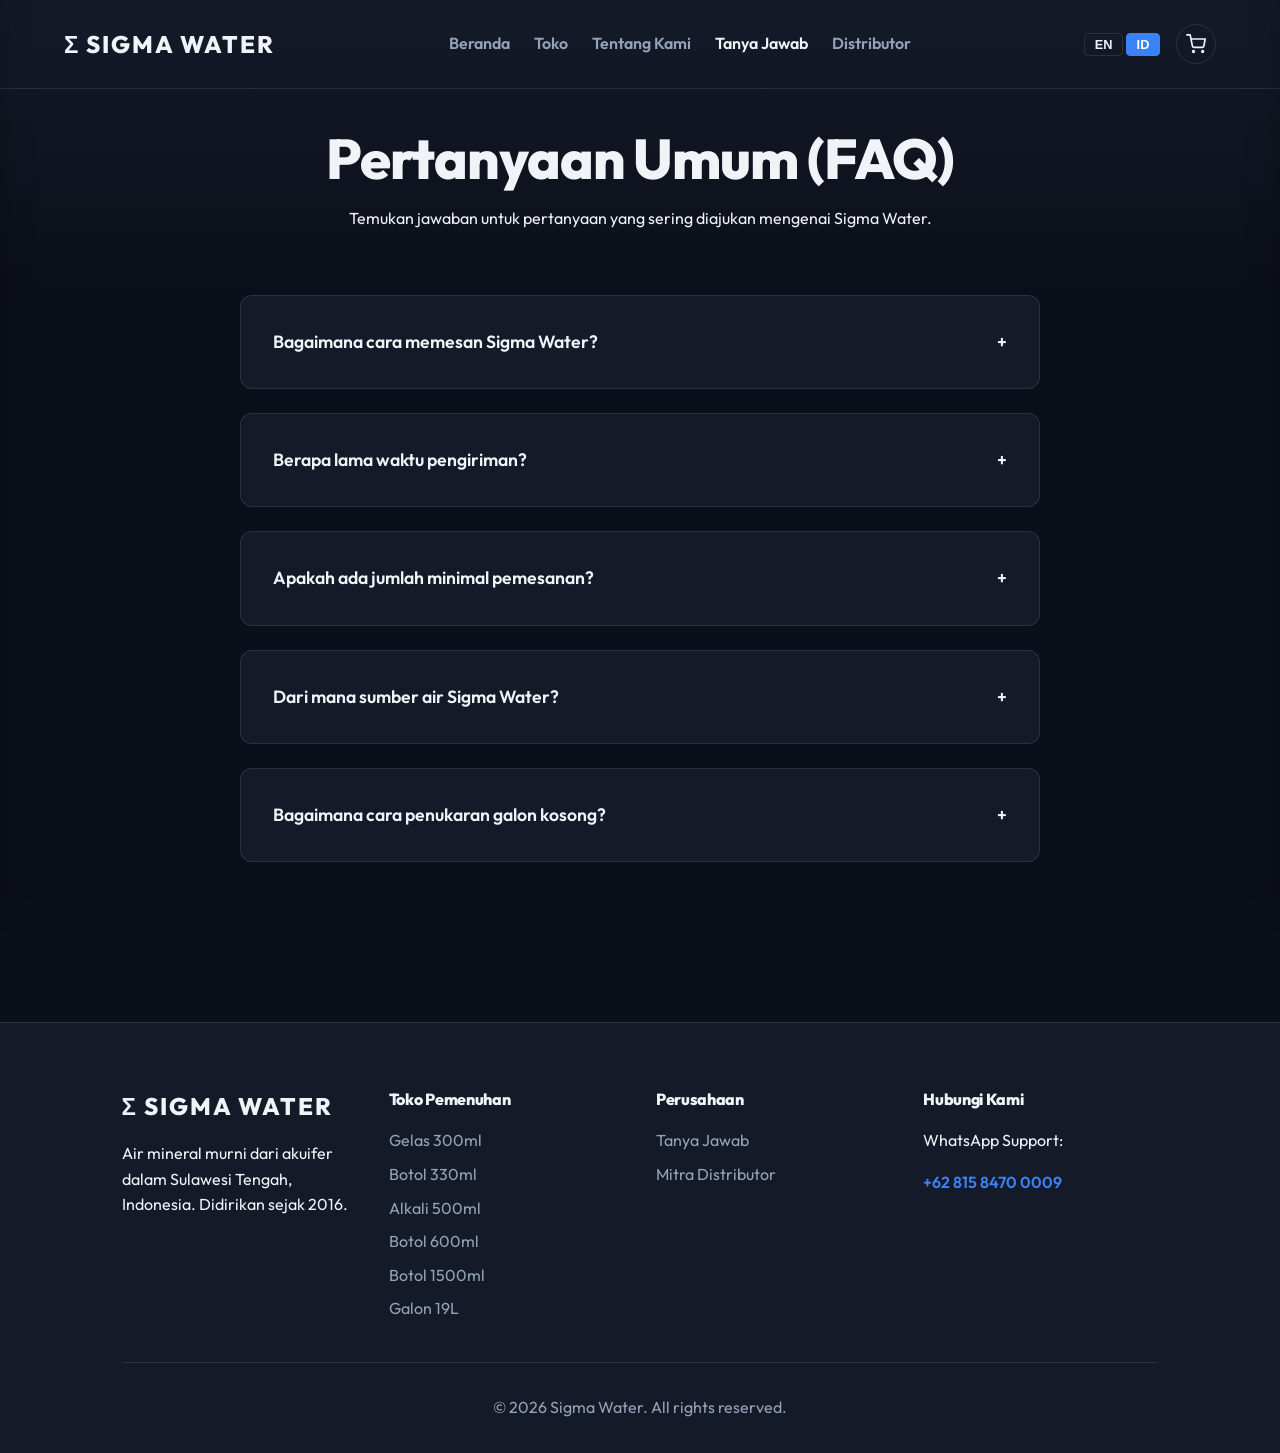
<file: faq.html>
<!DOCTYPE html>
<html lang="id">
<head>
  <meta charset="UTF-8">
  <meta name="viewport" content="width=device-width, initial-scale=1.0">
  <title class="lang-en">FAQ | Sigma Water</title>
  <title class="lang-id">Tanya Jawab | Sigma Water</title>
  <link rel="stylesheet" href="index.css">
  <link rel="icon" type="image/png" href="assets/favicon.png">
  <style>
    .page-header {
      padding: 8rem 5% 4rem;
      text-align: center;
      background: linear-gradient(180deg, var(--bg-surface) 0%, var(--bg-color) 100%);
    }

    .faq-container {
      max-width: 800px;
      margin: 0 auto;
      display: flex;
      flex-direction: column;
      gap: 1.5rem;
    }

    .faq-item {
      cursor: pointer;
    }

    .faq-question {
      display: flex;
      justify-content: space-between;
      align-items: center;
      font-weight: 600;
      font-size: 1.1rem;
    }

    .faq-answer {
      max-height: 0;
      overflow: hidden;
      transition: max-height 0.3s ease-out, margin-top 0.3s ease-out;
      color: var(--text-muted);
      margin-top: 0;
    }

    .faq-item.active .faq-answer {
      max-height: 200px; /* arbitrary height that is larger than content */
      margin-top: 1rem;
    }

    .faq-icon {
      transition: transform 0.3s;
    }

    .faq-item.active .faq-icon {
      transform: rotate(45deg);
    }
  </style>
</head>
<body>

  <nav>
    <div class="nav-brand">Σ SIGMA WATER</div>
    <div class="nav-links">
      <a href="index.html" class="lang-en">Home</a>
      <a href="index.html" class="lang-id">Beranda</a>
      <a href="shop.html" class="lang-en">Shop</a>
      <a href="shop.html" class="lang-id">Toko</a>
      <a href="story.html" class="lang-en">Our Story</a>
      <a href="story.html" class="lang-id">Tentang Kami</a>
      <a href="faq.html" class="active lang-en">FAQ</a>
      <a href="faq.html" class="active lang-id">Tanya Jawab</a>
      <a href="distributor.html" class="lang-en">Distributor</a>
      <a href="distributor.html" class="lang-id">Distributor</a>

      <!-- Language Selector -->
      <span class="lang-selector" style="margin-left: 2rem;">
        <button id="lang-btn-en" onclick="setLang('en')" class="btn btn-outline" style="padding: 0.2rem 0.6rem; font-size: 0.8rem; border-radius: 4px; cursor: pointer;">EN</button>
        <button id="lang-btn-id" onclick="setLang('id')" class="btn btn-outline" style="padding: 0.2rem 0.6rem; font-size: 0.8rem; border-radius: 4px; cursor: pointer;">ID</button>
      </span>
    </div>
  </nav>

  <header class="page-header">
    <div class="container fade-in">
      <h1 class="lang-en">Frequently Asked Questions</h1>
      <h1 class="lang-id">Pertanyaan Umum (FAQ)</h1>
      <p class="text-muted lang-en">Find answers to commonly asked questions about Sigma Water.</p>
      <p class="text-muted lang-id">Temukan jawaban untuk pertanyaan yang sering diajukan mengenai Sigma Water.</p>
    </div>
  </header>

  <section class="section-padding" style="padding-top: 0;">
    <div class="container">
      <div class="faq-container">
        
        <!-- FAQ 1 -->
        <div class="glass-card faq-item fade-in" onclick="toggleFaq(this)">
          <div class="faq-question">
            <span class="lang-en">How do I order Sigma Water?</span>
            <span class="lang-id">Bagaimana cara memesan Sigma Water?</span>
            <span class="faq-icon">+</span>
          </div>
          <div class="faq-answer">
            <p class="lang-en">All orders can be easily placed through WhatsApp at +62 815 8470 0009 or by clicking the "Order via WhatsApp" button on our Shop page.</p>
            <p class="lang-id">Semua pemesanan dapat dilakukan secara mudah melalui WhatsApp di nomor +62 815 8470 0009 atau dengan mengklik tombol "Pesan via WhatsApp" pada halaman Toko kami.</p>
          </div>
        </div>

        <!-- FAQ 2 -->
        <div class="glass-card faq-item fade-in" onclick="toggleFaq(this)">
          <div class="faq-question">
            <span class="lang-en">How long does delivery take?</span>
            <span class="lang-id">Berapa lama waktu pengiriman?</span>
            <span class="faq-icon">+</span>
          </div>
          <div class="faq-answer">
            <p class="lang-en">For the local Central Sulawesi area, we offer instant or same-day delivery. For out-of-town areas, the delivery time will adjust according to your chosen courier service.</p>
            <p class="lang-id">Untuk wilayah lokal Sulawesi Tengah, kami menyediakan pengiriman instan atau hari yang sama (sameday). Untuk wilayah luar kota, waktu pengiriman akan disesuaikan dengan layanan ekspedisi pilihan Anda.</p>
          </div>
        </div>

        <!-- FAQ 3 -->
        <div class="glass-card faq-item fade-in" onclick="toggleFaq(this)">
          <div class="faq-question">
            <span class="lang-en">Is there a minimum order quantity?</span>
            <span class="lang-id">Apakah ada jumlah minimal pemesanan?</span>
            <span class="faq-icon">+</span>
          </div>
          <div class="faq-answer">
            <p class="lang-en">Gelas/Cup (200ml) products are sold by the box of 48. Bottle (330ml, 500ml, and 600ml) products are sold by the box of 24. Bottle (1500ml) products are sold by the box of 12. Meanwhile, the 19L Gallon can be purchased individually without a minimum order quantity.</p>
            <p class="lang-id">Produk Gelas/Cup (200ml) dijual per dus (isi 48 gelas). Produk Botol (330ml, 500ml, dan 600ml) dijual per dus (isi 24 botol), sedangkan Botol (1500ml) dijual per dus (isi 12 botol). Untuk Galon 19L dapat dibeli secara satuan tanpa minimal pemesanan.</p>
          </div>
        </div>

        <!-- FAQ 4 -->
        <div class="glass-card faq-item fade-in" onclick="toggleFaq(this)">
          <div class="faq-question">
            <span class="lang-en">Where does Sigma Water source its water from?</span>
            <span class="lang-id">Dari mana sumber air Sigma Water?</span>
            <span class="faq-icon">+</span>
          </div>
          <div class="faq-answer">
            <p class="lang-en">Our water is sourced from protected, natural deep aquifers in Central Sulawesi beneath ancient volcanic rock layers. This produces pure mineral water with a balanced mineral profile and ideal pH.</p>
            <p class="lang-id">Air kami bersumber dari akuifer alami Sulawesi Tengah yang terlindungi di bawah lapisan batuan vulkanik kuno, menghasilkan air murni dengan kandungan mineral seimbang dan pH yang ideal.</p>
          </div>
        </div>

        <!-- FAQ 5 -->
        <div class="glass-card faq-item fade-in" onclick="toggleFaq(this)">
          <div class="faq-question">
            <span class="lang-en">How do I exchange empty gallons?</span>
            <span class="lang-id">Bagaimana cara penukaran galon kosong?</span>
            <span class="faq-icon">+</span>
          </div>
          <div class="faq-answer">
            <p class="lang-en">You can exchange your empty Sigma-branded gallons when your new gallons are delivered. Simply notify our WhatsApp administrator when placing your order.</p>
            <p class="lang-id">Anda dapat menukarkan galon kosong merek Sigma Anda saat pengantaran galon baru. Cukup informasikan kepada admin WhatsApp kami saat melakukan pemesanan.</p>
          </div>
        </div>

      </div>
    </div>
  </section>

  <footer>
    <div class="container">
      <div class="footer-content">
        <div class="footer-col">
          <div class="nav-brand mb-1">Σ SIGMA WATER</div>
          <p class="text-muted lang-en">Pure mineral water from the deep aquifers of Central Sulawesi, Indonesia. Established in 2016.</p>
          <p class="text-muted lang-id">Air mineral murni dari akuifer dalam Sulawesi Tengah, Indonesia. Didirikan sejak 2016.</p>
        </div>
        <div class="footer-col">
          <h4 class="lang-en">Fulfillment Shop</h4>
          <h4 class="lang-id">Toko Pemenuhan</h4>
          <a href="shop.html" class="lang-en">300ml Cups</a>
          <a href="shop.html" class="lang-id">Gelas 300ml</a>
          <a href="shop.html" class="lang-en">330ml Bottles</a>
          <a href="shop.html" class="lang-id">Botol 330ml</a>
          <a href="shop.html" class="lang-en">500ml Alkali</a>
          <a href="shop.html" class="lang-id">Alkali 500ml</a>
          <a href="shop.html" class="lang-en">600ml Bottles</a>
          <a href="shop.html" class="lang-id">Botol 600ml</a>
          <a href="shop.html" class="lang-en">1500ml Bottles</a>
          <a href="shop.html" class="lang-id">Botol 1500ml</a>
          <a href="shop.html" class="lang-en">19L Gallons</a>
          <a href="shop.html" class="lang-id">Galon 19L</a>
        </div>
        <div class="footer-col">
          <h4 class="lang-en">Corporate</h4>
          <h4 class="lang-id">Perusahaan</h4>
          <a href="faq.html" class="lang-en">FAQ</a>
          <a href="faq.html" class="lang-id">Tanya Jawab</a>
          <a href="distributor.html" class="lang-en">Distributor</a>
          <a href="distributor.html" class="lang-id">Mitra Distributor</a>
        </div>
        <div class="footer-col">
          <h4 class="lang-en">Contact Us</h4>
          <h4 class="lang-id">Hubungi Kami</h4>
          <p class="text-muted mb-1">WhatsApp Support:</p>
          <a href="https://wa.me/6281584700009" target="_blank" style="color: var(--accent-blue); font-weight: 600;">+62 815 8470 0009</a>
        </div>
      </div>
      <div class="footer-bottom">
        <p>&copy; 2026 Sigma Water. All rights reserved.</p>
      </div>
    </div>
  </footer>

  <script src="script.js"></script>
  <script>
    function toggleFaq(element) {
      const activeItems = document.querySelectorAll('.faq-item.active');
      activeItems.forEach(item => {
        if (item !== element) {
          item.classList.remove('active');
        }
      });
      element.classList.toggle('active');
    }
  </script>
</body>
</html>
</file>
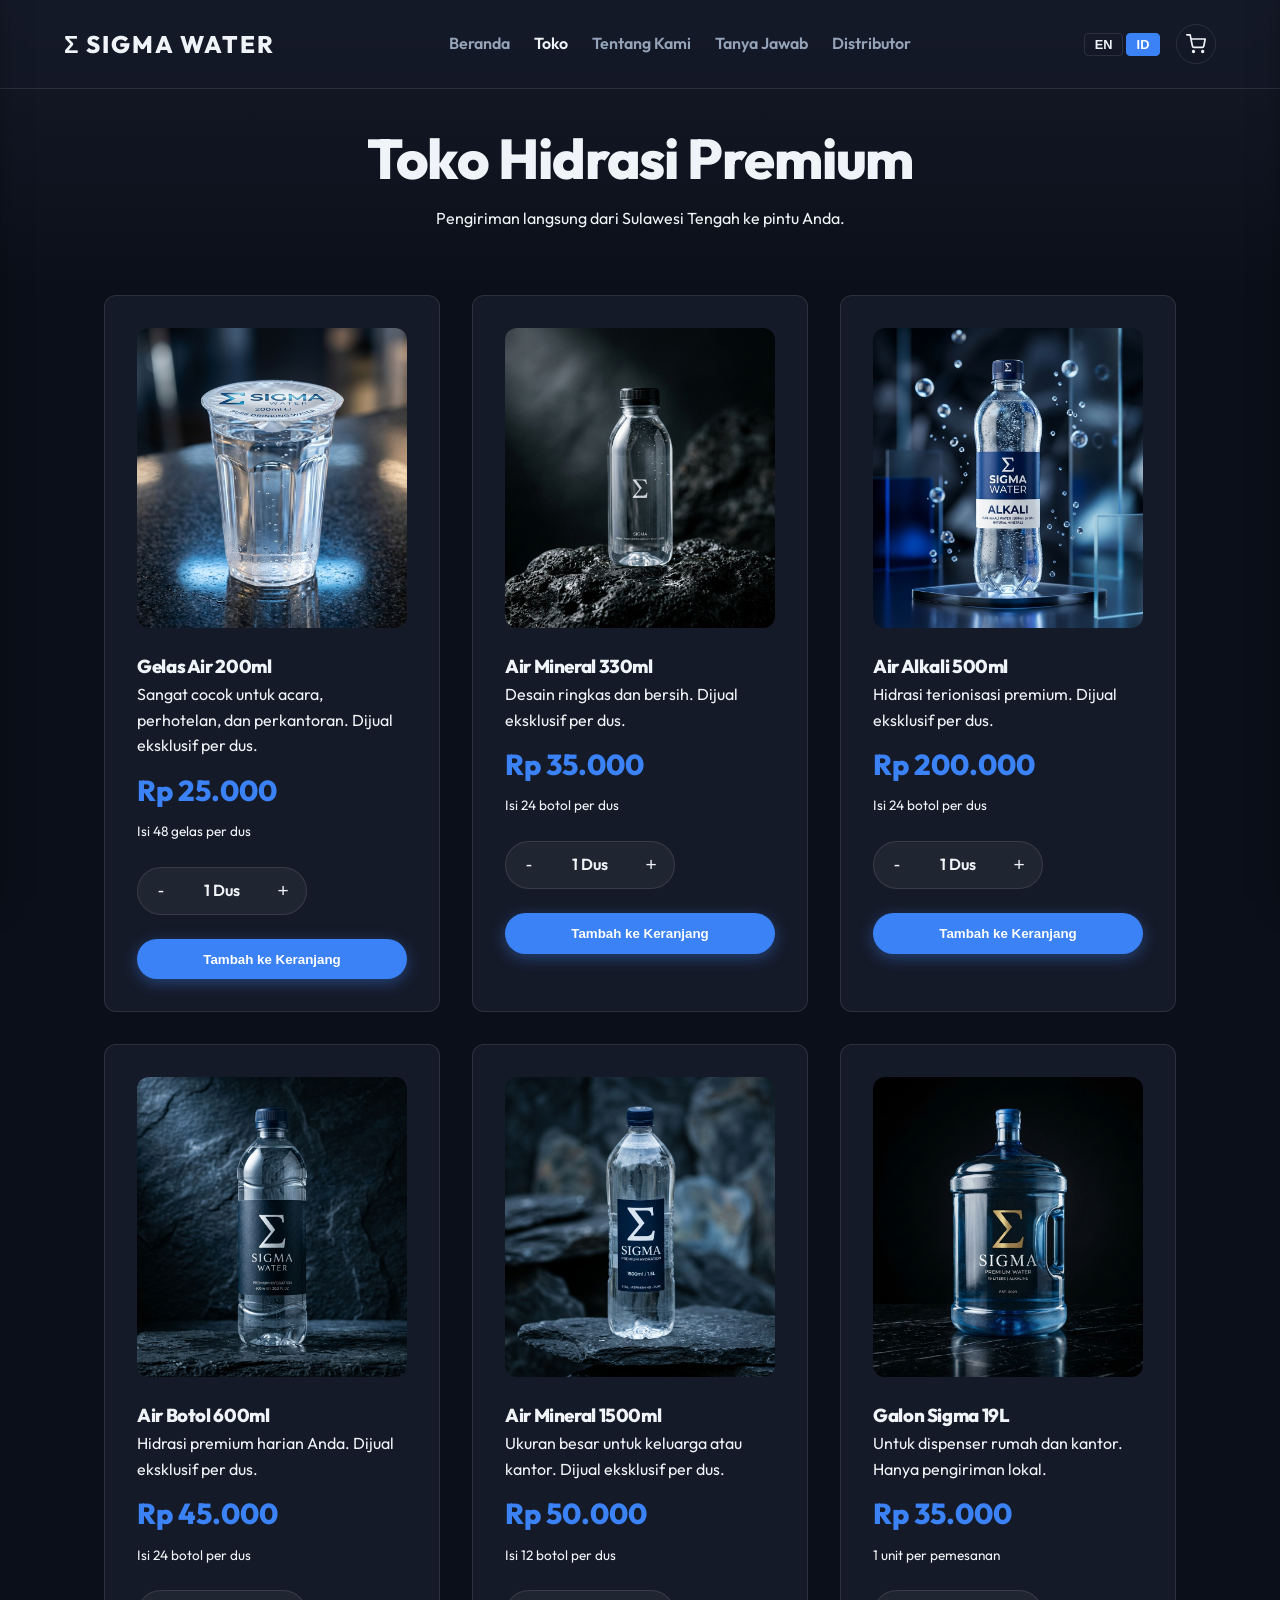
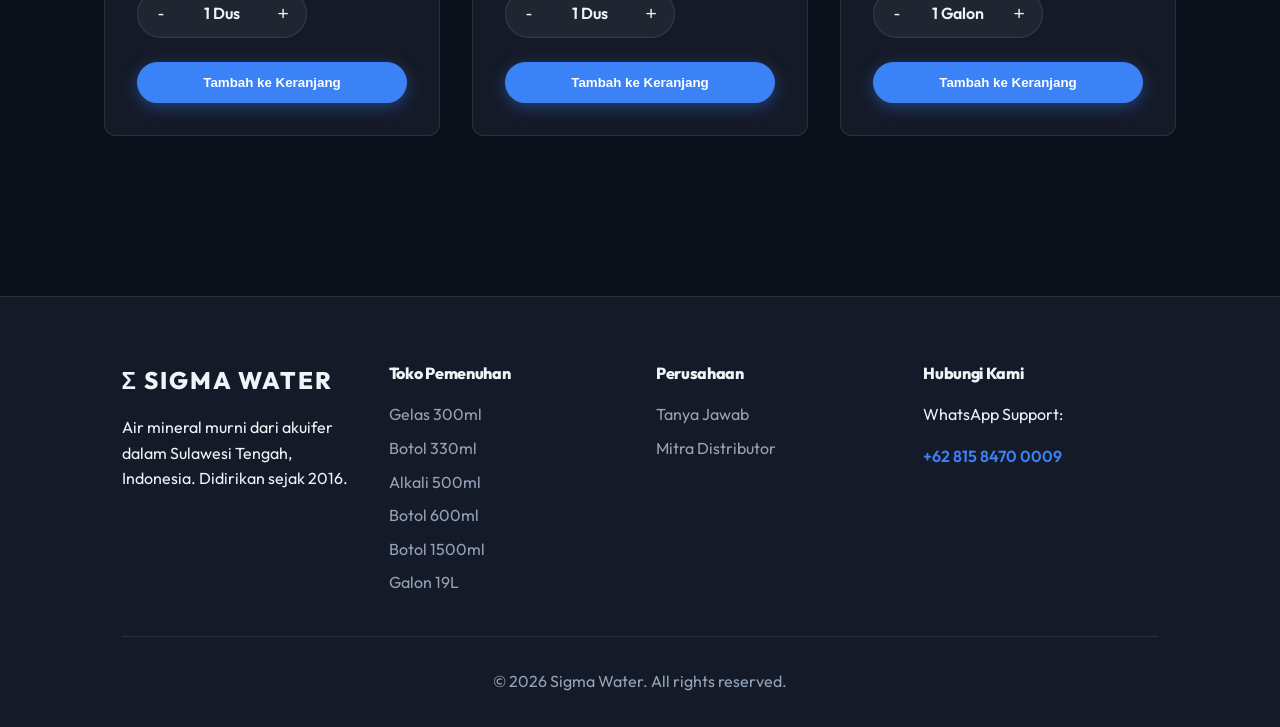
<file: shop.html>
<!DOCTYPE html>
<html lang="id">

<head>
  <meta charset="UTF-8">
  <meta name="viewport" content="width=device-width, initial-scale=1.0">
  <title class="lang-en">Shop | Sigma Water</title>
  <title class="lang-id">Toko | Sigma Water</title>
  <link rel="stylesheet" href="index.css">
  <link rel="icon" type="image/png" href="assets/favicon.png">
  <style>
    .page-header {
      padding: 8rem 5% 4rem;
      text-align: center;
      background: linear-gradient(180deg, var(--bg-surface) 0%, var(--bg-color) 100%);
    }

    .product-detail-card {
      display: flex;
      flex-direction: column;
      gap: 1.5rem;
    }

    .product-img {
      width: 100%;
      height: 300px;
      object-fit: cover;
      border-radius: var(--border-radius);
      background: #000;
    }

    .price-display {
      font-size: 1.8rem;
      font-weight: 800;
      color: var(--accent-blue);
      margin: 0.5rem 0;
    }

    .stepper {
      display: flex;
      align-items: center;
      gap: 1rem;
      background: rgba(255, 255, 255, 0.05);
      border-radius: 30px;
      padding: 0.5rem;
      width: fit-content;
      border: 1px solid var(--border-color);
    }

    .stepper button {
      background: transparent;
      border: none;
      color: var(--text-main);
      font-size: 1.2rem;
      cursor: pointer;
      width: 30px;
      height: 30px;
      border-radius: 50%;
      transition: background 0.2s;
    }

    .stepper button:hover {
      background: rgba(255, 255, 255, 0.1);
    }

    .stepper span {
      font-weight: 600;
      min-width: 60px;
      text-align: center;
    }
  </style>
</head>

<body>

  <nav>
    <div class="nav-brand">Σ SIGMA WATER</div>
    <div class="nav-links">
      <a href="index.html" class="lang-en">Home</a>
      <a href="index.html" class="lang-id">Beranda</a>
      <a href="shop.html" class="active lang-en">Shop</a>
      <a href="shop.html" class="active lang-id">Toko</a>
      <a href="story.html" class="lang-en">Our Story</a>
      <a href="story.html" class="lang-id">Tentang Kami</a>
      <a href="faq.html" class="lang-en">FAQ</a>
      <a href="faq.html" class="lang-id">Tanya Jawab</a>
      <a href="distributor.html" class="lang-en">Distributor</a>
      <a href="distributor.html" class="lang-id">Distributor</a>

      <!-- Language Selector -->
      <span class="lang-selector" style="margin-left: 2rem;">
        <button id="lang-btn-en" onclick="setLang('en')" class="btn btn-outline"
          style="padding: 0.2rem 0.6rem; font-size: 0.8rem; border-radius: 4px; cursor: pointer;">EN</button>
        <button id="lang-btn-id" onclick="setLang('id')" class="btn btn-outline"
          style="padding: 0.2rem 0.6rem; font-size: 0.8rem; border-radius: 4px; cursor: pointer;">ID</button>
      </span>
    </div>
  </nav>

  <header class="page-header">
    <div class="container fade-in">
      <h1 class="lang-en">Premium Hydration Shop</h1>
      <h1 class="lang-id">Toko Hidrasi Premium</h1>
      <p class="text-muted lang-en">Direct delivery from Central Sulawesi to your door.</p>
      <p class="text-muted lang-id">Pengiriman langsung dari Sulawesi Tengah ke pintu Anda.</p>
    </div>
  </header>

  <section class="section-padding" style="padding-top: 0;">
    <div class="container grid-3">

      <!-- 200ml Cups -->
      <div id="cups" class="glass-card product-detail-card fade-in">
        <img src="assets/cup_200ml.png" alt="200ml Water Cups" class="product-img">
        <div>
          <h3 class="lang-en">200ml Water Cups</h3>
          <h3 class="lang-id">Gelas Air 200ml</h3>
          <p class="text-muted lang-en">Perfect for events, hospitality, and offices. Sold strictly by the box.</p>
          <p class="text-muted lang-id">Sangat cocok untuk acara, perhotelan, dan perkantoran. Dijual eksklusif per dus.
          </p>
          <div class="price-display" id="price-cups">Rp 25.000</div>
          <p class="text-muted lang-en" style="font-size: 0.85rem;">48 cups per box</p>
          <p class="text-muted lang-id" style="font-size: 0.85rem;">Isi 48 gelas per dus</p>
        </div>

        <div class="stepper">
          <button onclick="updateQty('cups', -1)">-</button>
          <span id="qty-cups">1 Box</span>
          <button onclick="updateQty('cups', 1)">+</button>
        </div>

        <button onclick="addToCartFromShop('cups')" class="btn btn-primary lang-en"
          style="width: 100%; text-align: center; border-radius: 30px; cursor: pointer;">Add to Cart</button>
        <button onclick="addToCartFromShop('cups')" class="btn btn-primary lang-id"
          style="width: 100%; text-align: center; border-radius: 30px; cursor: pointer;">Tambah ke Keranjang</button>
      </div>

      <!-- 330ml Water -->
      <div id="bottles_330" class="glass-card product-detail-card fade-in" style="transition-delay: 0.05s;">
        <img src="assets/bottle_330ml.png" alt="330ml Mineral Water" class="product-img">
        <div>
          <h3 class="lang-en">330ml Mineral Water</h3>
          <h3 class="lang-id">Air Mineral 330ml</h3>
          <p class="text-muted lang-en">Compact and clean design. Sold strictly by the box.</p>
          <p class="text-muted lang-id">Desain ringkas dan bersih. Dijual eksklusif per dus.</p>
          <div class="price-display" id="price-bottles_330">Rp 35.000</div>
          <p class="text-muted lang-en" style="font-size: 0.85rem;">24 bottles per box</p>
          <p class="text-muted lang-id" style="font-size: 0.85rem;">Isi 24 botol per dus</p>
        </div>

        <div class="stepper">
          <button onclick="updateQty('bottles_330', -1)">-</button>
          <span id="qty-bottles_330">1 Box</span>
          <button onclick="updateQty('bottles_330', 1)">+</button>
        </div>

        <button onclick="addToCartFromShop('bottles_330')" class="btn btn-primary lang-en"
          style="width: 100%; text-align: center; border-radius: 30px; cursor: pointer;">Add to Cart</button>
        <button onclick="addToCartFromShop('bottles_330')" class="btn btn-primary lang-id"
          style="width: 100%; text-align: center; border-radius: 30px; cursor: pointer;">Tambah ke Keranjang</button>
      </div>

      <!-- 500ml Alkali Water -->
      <div id="alkali_500" class="glass-card product-detail-card fade-in" style="transition-delay: 0.1s;">
        <img src="assets/alkali_500ml.png" alt="500ml Alkali Water" class="product-img">
        <div>
          <h3 class="lang-en">500ml Alkali Water</h3>
          <h3 class="lang-id">Air Alkali 500ml</h3>
          <p class="text-muted lang-en">Premium ionized hydration. Sold strictly by the box.</p>
          <p class="text-muted lang-id">Hidrasi terionisasi premium. Dijual eksklusif per dus.</p>
          <div class="price-display" id="price-alkali_500">Rp 200.000</div>
          <p class="text-muted lang-en" style="font-size: 0.85rem;">24 bottles per box</p>
          <p class="text-muted lang-id" style="font-size: 0.85rem;">Isi 24 botol per dus</p>
        </div>

        <div class="stepper">
          <button onclick="updateQty('alkali_500', -1)">-</button>
          <span id="qty-alkali_500">1 Box</span>
          <button onclick="updateQty('alkali_500', 1)">+</button>
        </div>

        <button onclick="addToCartFromShop('alkali_500')" class="btn btn-primary lang-en"
          style="width: 100%; text-align: center; border-radius: 30px; cursor: pointer;">Add to Cart</button>
        <button onclick="addToCartFromShop('alkali_500')" class="btn btn-primary lang-id"
          style="width: 100%; text-align: center; border-radius: 30px; cursor: pointer;">Tambah ke Keranjang</button>
      </div>

      <!-- 600ml Bottles -->
      <div id="bottles" class="glass-card product-detail-card fade-in" style="transition-delay: 0.15s;">
        <img src="assets/bottle_600ml.png" alt="600ml Bottled Water" class="product-img">
        <div>
          <h3 class="lang-en">600ml Bottled Water</h3>
          <h3 class="lang-id">Air Botol 600ml</h3>
          <p class="text-muted lang-en">Everyday premium hydration. Sold strictly by the box.</p>
          <p class="text-muted lang-id">Hidrasi premium harian Anda. Dijual eksklusif per dus.</p>
          <div class="price-display" id="price-bottles">Rp 45.000</div>
          <p class="text-muted lang-en" style="font-size: 0.85rem;">24 bottles per box</p>
          <p class="text-muted lang-id" style="font-size: 0.85rem;">Isi 24 botol per dus</p>
        </div>

        <div class="stepper">
          <button onclick="updateQty('bottles', -1)">-</button>
          <span id="qty-bottles">1 Box</span>
          <button onclick="updateQty('bottles', 1)">+</button>
        </div>

        <button onclick="addToCartFromShop('bottles')" class="btn btn-primary lang-en"
          style="width: 100%; text-align: center; border-radius: 30px; cursor: pointer;">Add to Cart</button>
        <button onclick="addToCartFromShop('bottles')" class="btn btn-primary lang-id"
          style="width: 100%; text-align: center; border-radius: 30px; cursor: pointer;">Tambah ke Keranjang</button>
      </div>

      <!-- 1500ml Water -->
      <div id="bottles_1500" class="glass-card product-detail-card fade-in" style="transition-delay: 0.2s;">
        <img src="assets/bottle_1500ml.png" alt="1500ml Mineral Water" class="product-img">
        <div>
          <h3 class="lang-en">1500ml Mineral Water</h3>
          <h3 class="lang-id">Air Mineral 1500ml</h3>
          <p class="text-muted lang-en">Large size for family or office. Sold strictly by the box.</p>
          <p class="text-muted lang-id">Ukuran besar untuk keluarga atau kantor. Dijual eksklusif per dus.</p>
          <div class="price-display" id="price-bottles_1500">Rp 50.000</div>
          <p class="text-muted lang-en" style="font-size: 0.85rem;">12 bottles per box</p>
          <p class="text-muted lang-id" style="font-size: 0.85rem;">Isi 12 botol per dus</p>
        </div>

        <div class="stepper">
          <button onclick="updateQty('bottles_1500', -1)">-</button>
          <span id="qty-bottles_1500">1 Box</span>
          <button onclick="updateQty('bottles_1500', 1)">+</button>
        </div>

        <button onclick="addToCartFromShop('bottles_1500')" class="btn btn-primary lang-en"
          style="width: 100%; text-align: center; border-radius: 30px; cursor: pointer;">Add to Cart</button>
        <button onclick="addToCartFromShop('bottles_1500')" class="btn btn-primary lang-id"
          style="width: 100%; text-align: center; border-radius: 30px; cursor: pointer;">Tambah ke Keranjang</button>
      </div>

      <!-- 19L Gallon -->
      <div id="gallon" class="glass-card product-detail-card fade-in" style="transition-delay: 0.25s;">
        <img src="assets/gallon_19l.png" alt="19L Gallon" class="product-img">
        <div>
          <h3 class="lang-en">19L Sigma Gallon</h3>
          <h3 class="lang-id">Galon Sigma 19L</h3>
          <p class="text-muted lang-en">For home and office dispensers. Local delivery only.</p>
          <p class="text-muted lang-id">Untuk dispenser rumah dan kantor. Hanya pengiriman lokal.</p>
          <div class="price-display" id="price-gallon">Rp 35.000</div>
          <p class="text-muted lang-en" style="font-size: 0.85rem;">1 per purchase</p>
          <p class="text-muted lang-id" style="font-size: 0.85rem;">1 unit per pemesanan</p>
        </div>

        <div class="stepper">
          <button onclick="updateQty('gallon', -1)">-</button>
          <span id="qty-gallon">1 Gallon</span>
          <button onclick="updateQty('gallon', 1)">+</button>
        </div>

        <button onclick="addToCartFromShop('gallon')" class="btn btn-primary lang-en"
          style="width: 100%; text-align: center; border-radius: 30px; cursor: pointer;">Add to Cart</button>
        <button onclick="addToCartFromShop('gallon')" class="btn btn-primary lang-id"
          style="width: 100%; text-align: center; border-radius: 30px; cursor: pointer;">Tambah ke Keranjang</button>
      </div>

    </div>
  </section>

  <footer>
    <div class="container">
      <div class="footer-content">
        <div class="footer-col">
          <div class="nav-brand mb-1">Σ SIGMA WATER</div>
          <p class="text-muted lang-en">Pure mineral water from the deep aquifers of Central Sulawesi, Indonesia.
            Established in 2016.</p>
          <p class="text-muted lang-id">Air mineral murni dari akuifer dalam Sulawesi Tengah, Indonesia. Didirikan sejak
            2016.</p>
        </div>
        <div class="footer-col">
          <h4 class="lang-en">Fulfillment Shop</h4>
          <h4 class="lang-id">Toko Pemenuhan</h4>
          <a href="shop.html" class="lang-en">300ml Cups</a>
          <a href="shop.html" class="lang-id">Gelas 300ml</a>
          <a href="shop.html" class="lang-en">330ml Bottles</a>
          <a href="shop.html" class="lang-id">Botol 330ml</a>
          <a href="shop.html" class="lang-en">500ml Alkali</a>
          <a href="shop.html" class="lang-id">Alkali 500ml</a>
          <a href="shop.html" class="lang-en">600ml Bottles</a>
          <a href="shop.html" class="lang-id">Botol 600ml</a>
          <a href="shop.html" class="lang-en">1500ml Bottles</a>
          <a href="shop.html" class="lang-id">Botol 1500ml</a>
          <a href="shop.html" class="lang-en">19L Gallons</a>
          <a href="shop.html" class="lang-id">Galon 19L</a>
        </div>
        <div class="footer-col">
          <h4 class="lang-en">Corporate</h4>
          <h4 class="lang-id">Perusahaan</h4>
          <a href="faq.html" class="lang-en">FAQ</a>
          <a href="faq.html" class="lang-id">Tanya Jawab</a>
          <a href="distributor.html" class="lang-en">Distributor</a>
          <a href="distributor.html" class="lang-id">Mitra Distributor</a>
        </div>
        <div class="footer-col">
          <h4 class="lang-en">Contact Us</h4>
          <h4 class="lang-id">Hubungi Kami</h4>
          <p class="text-muted mb-1">WhatsApp Support:</p>
          <a href="https://wa.me/6281584700009" target="_blank"
            style="color: var(--accent-blue); font-weight: 600;">+62 815 8470 0009</a>
        </div>
      </div>
      <div class="footer-bottom">
        <p>&copy; 2026 Sigma Water. All rights reserved.</p>
      </div>
    </div>
  </footer>

  <script src="script.js"></script>
  <script>
    // State
    const state = {
      cups: { qty: 1, basePrice: 25000, label: 'Box' },
      bottles_330: { qty: 1, basePrice: 35000, label: 'Box' },
      alkali_500: { qty: 1, basePrice: 200000, label: 'Box' },
      bottles: { qty: 1, basePrice: 45000, label: 'Box' },
      bottles_1500: { qty: 1, basePrice: 50000, label: 'Box' },
      gallon: { qty: 1, basePrice: 35000, label: 'Gallon' }
    };

    window.addEventListener('langChanged', (e) => {
      // Re-render all quantity text labels when language switches
      for (const item in state) {
        updateQtyLabel(item);
      }
    });

    function updateQtyLabel(item) {
      const isEn = document.documentElement.getAttribute('lang') === 'en';
      const newQty = state[item].qty;
      let label = state[item].label;
      if (!isEn) {
        if (label === 'Box') label = 'Dus';
        else if (label === 'Gallon') label = 'Galon';
      }
      const pluralSuffix = (newQty > 1 && label === 'Box') ? 'es' : '';
      document.getElementById(`qty-${item}`).innerText = `${newQty} ${label}${pluralSuffix}`;
    }

    function updateQty(item, change) {
      const newQty = state[item].qty + change;
      if (newQty < 1) return;
      state[item].qty = newQty;

      updateQtyLabel(item);
      document.getElementById(`price-${item}`).innerText = formatRupiah(state[item].qty * state[item].basePrice);
    }

    function addToCartFromShop(itemKey) {
      const qty = state[itemKey].qty;
      addToCart(itemKey, qty);
    }

    // Initialize labels
    document.addEventListener('DOMContentLoaded', () => {
      // Small timeout to let global script run saved language init first
      setTimeout(() => {
        for (const item in state) {
          updateQtyLabel(item);
        }
      }, 50);
    });
  </script>
</body>

</html>
</file>
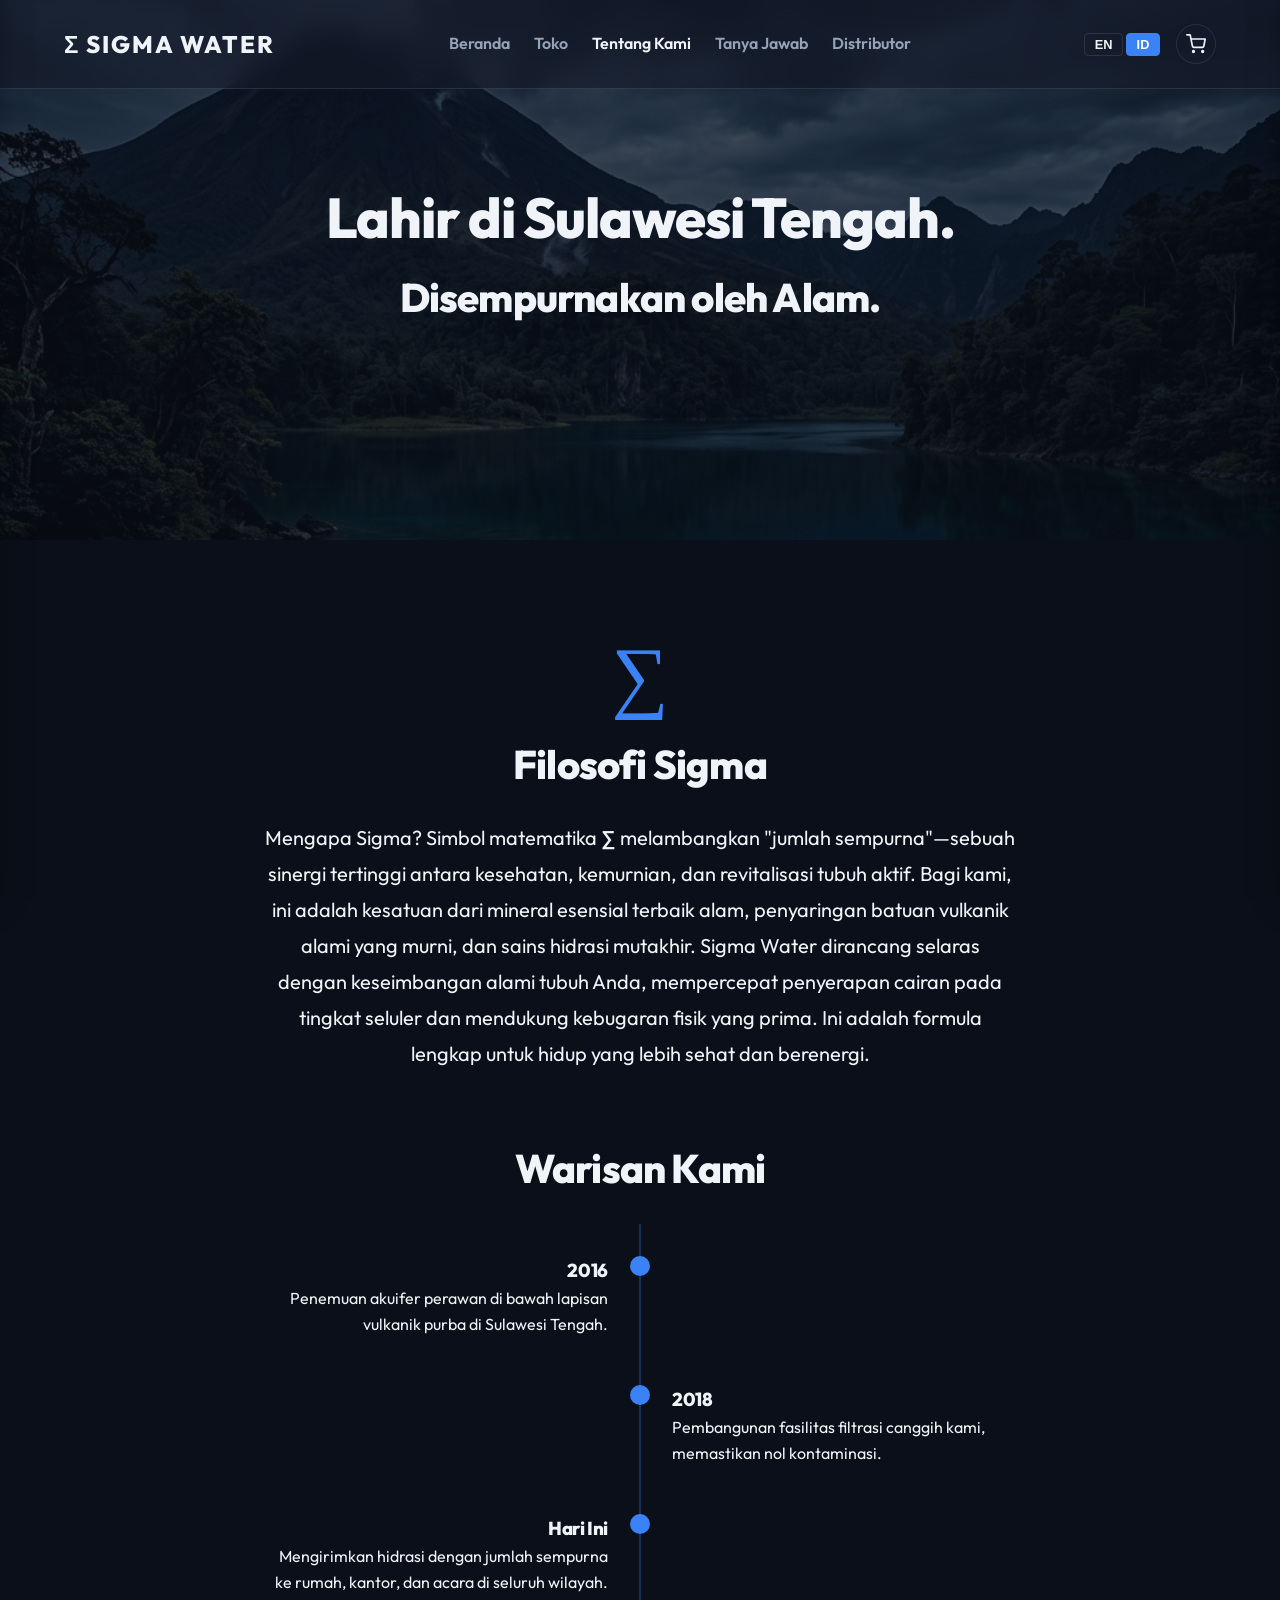
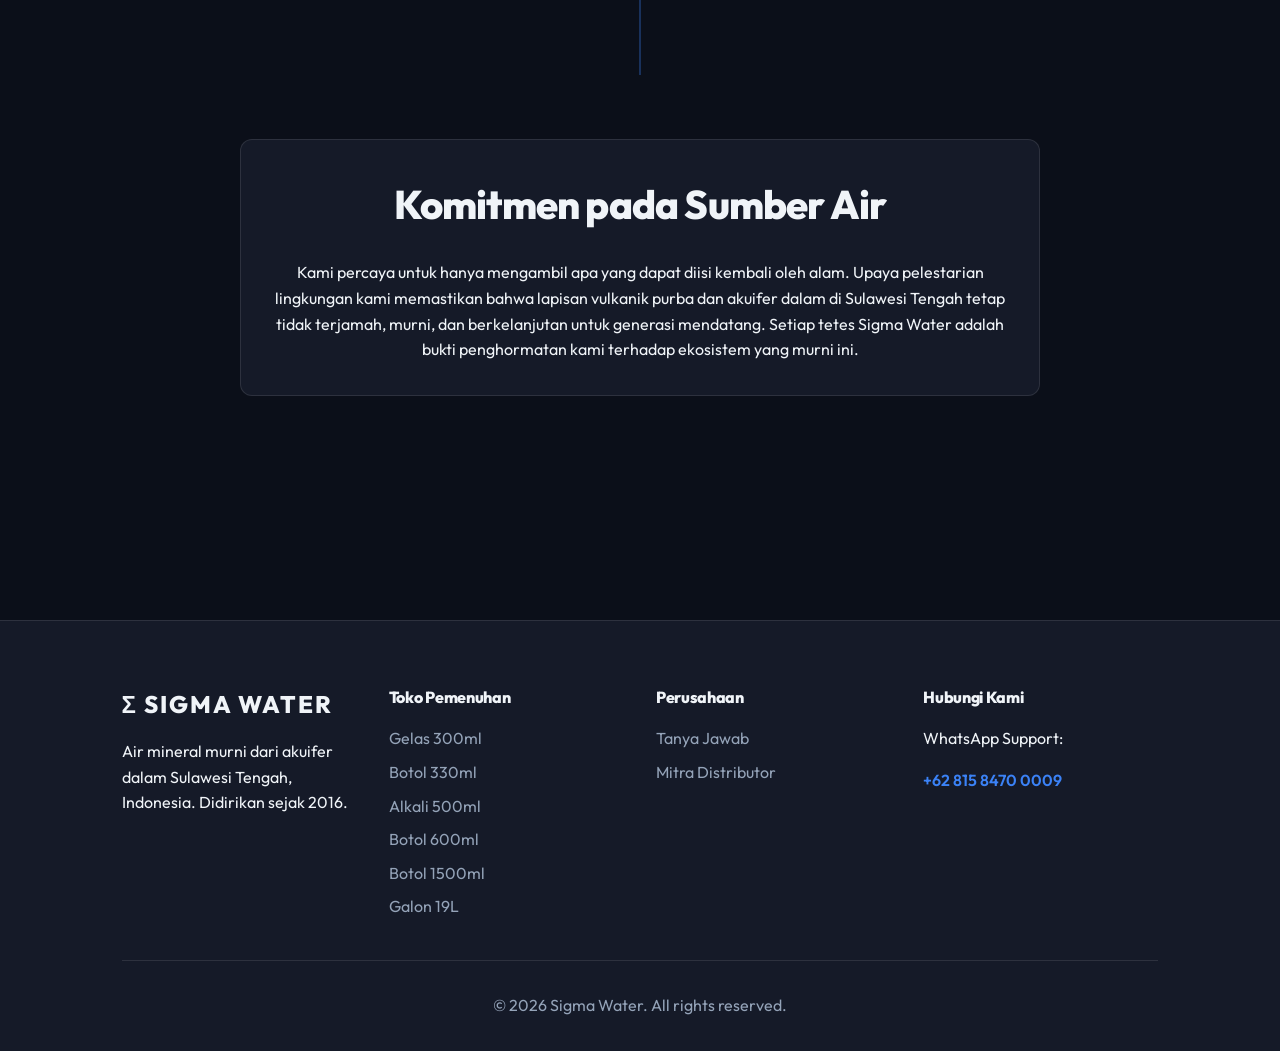
<file: story.html>
<!DOCTYPE html>
<html lang="id">
<head>
  <meta charset="UTF-8">
  <meta name="viewport" content="width=device-width, initial-scale=1.0">
  <title class="lang-en">Our Story | Sigma Water</title>
  <title class="lang-id">Tentang Kami | Sigma Water</title>
  <link rel="stylesheet" href="index.css">
  <link rel="icon" type="image/png" href="assets/favicon.png">
  <style>
    .story-hero {
      height: 60vh;
      display: flex;
      align-items: center;
      justify-content: center;
      text-align: center;
      position: relative;
      background: url('assets/hero_background.png') no-repeat center 30%/cover;
    }
    
    .story-hero::before {
      content: '';
      position: absolute;
      top: 0; left: 0; right: 0; bottom: 0;
      background: rgba(11, 15, 25, 0.7);
    }

    .story-hero-content {
      position: relative;
      z-index: 10;
    }

    .content-block {
      max-width: 800px;
      margin: 0 auto 4rem;
      text-align: center;
    }

    .sigma-symbol {
      font-size: 5rem;
      color: var(--accent-blue);
      margin-bottom: 1rem;
      font-family: serif;
      line-height: 1;
    }

    .timeline {
      position: relative;
      max-width: 800px;
      margin: 0 auto;
      padding: 2rem 0;
    }

    .timeline::before {
      content: '';
      position: absolute;
      top: 0; bottom: 0; left: 50%;
      width: 2px;
      background: var(--accent-blue);
      transform: translateX(-50%);
      opacity: 0.3;
    }

    .timeline-item {
      position: relative;
      margin-bottom: 3rem;
      width: 50%;
      padding: 0 2rem;
    }

    .timeline-item:nth-child(odd) {
      left: 0;
      text-align: right;
    }

    .timeline-item:nth-child(even) {
      left: 50%;
      text-align: left;
    }

    .timeline-dot {
      position: absolute;
      width: 20px;
      height: 20px;
      background: var(--accent-blue);
      border-radius: 50%;
      top: 0;
    }

    .timeline-item:nth-child(odd) .timeline-dot {
      right: -10px;
    }

    .timeline-item:nth-child(even) .timeline-dot {
      left: -10px;
    }

  </style>
</head>
<body>

  <nav>
    <div class="nav-brand">Σ SIGMA WATER</div>
    <div class="nav-links">
      <a href="index.html" class="lang-en">Home</a>
      <a href="index.html" class="lang-id">Beranda</a>
      <a href="shop.html" class="lang-en">Shop</a>
      <a href="shop.html" class="lang-id">Toko</a>
      <a href="story.html" class="active lang-en">Our Story</a>
      <a href="story.html" class="active lang-id">Tentang Kami</a>
      <a href="faq.html" class="lang-en">FAQ</a>
      <a href="faq.html" class="lang-id">Tanya Jawab</a>
      <a href="distributor.html" class="lang-en">Distributor</a>
      <a href="distributor.html" class="lang-id">Distributor</a>

      <!-- Language Selector -->
      <span class="lang-selector" style="margin-left: 2rem;">
        <button id="lang-btn-en" onclick="setLang('en')" class="btn btn-outline" style="padding: 0.2rem 0.6rem; font-size: 0.8rem; border-radius: 4px; cursor: pointer;">EN</button>
        <button id="lang-btn-id" onclick="setLang('id')" class="btn btn-outline" style="padding: 0.2rem 0.6rem; font-size: 0.8rem; border-radius: 4px; cursor: pointer;">ID</button>
      </span>
    </div>
  </nav>

  <header class="story-hero fade-in">
    <div class="container story-hero-content">
      <h1 class="lang-en">Born in Central Sulawesi.</h1>
      <h1 class="lang-id">Lahir di Sulawesi Tengah.</h1>
      <h2 class="lang-en">Perfected by Nature.</h2>
      <h2 class="lang-id">Disempurnakan oleh Alam.</h2>
    </div>
  </header>

  <section class="section-padding">
    <div class="container">
      
      <div class="content-block fade-in">
        <div class="sigma-symbol">∑</div>
        <h2 class="lang-en">The Philosophy of Sigma</h2>
        <h2 class="lang-id">Filosofi Sigma</h2>
        <p class="text-muted lang-en" style="font-size: 1.25rem; line-height: 1.8; max-width: 750px; margin: 0 auto 1.5rem;">
          Why Sigma? The mathematical symbol <strong>∑</strong> represents the "perfect sum"—the ultimate synthesis of health, purity, and active revitalization. For us, it is the sum of nature's finest vital minerals, an untouched volcanic filtration process, and advanced hydration science. Sigma Water is crafted to harmonize with your body's natural state, accelerating cellular hydration and supporting peak physical wellness. It is the complete formula for a vibrant, fully hydrated life.
        </p>
        <p class="text-muted lang-id" style="font-size: 1.25rem; line-height: 1.8; max-width: 750px; margin: 0 auto;">
          Mengapa Sigma? Simbol matematika <strong>∑</strong> melambangkan "jumlah sempurna"—sebuah sinergi tertinggi antara kesehatan, kemurnian, dan revitalisasi tubuh aktif. Bagi kami, ini adalah kesatuan dari mineral esensial terbaik alam, penyaringan batuan vulkanik alami yang murni, dan sains hidrasi mutakhir. Sigma Water dirancang selaras dengan keseimbangan alami tubuh Anda, mempercepat penyerapan cairan pada tingkat seluler dan mendukung kebugaran fisik yang prima. Ini adalah formula lengkap untuk hidup yang lebih sehat dan berenergi.
        </p>
      </div>

      <div class="content-block fade-in">
        <h2 class="lang-en">Our Heritage</h2>
        <h2 class="lang-id">Warisan Kami</h2>
        <div class="timeline">
          <div class="timeline-item">
            <div class="timeline-dot"></div>
            <h3>2016</h3>
            <p class="text-muted lang-en">Discovery of the virgin aquifers beneath the ancient volcanic layers of Central Sulawesi.</p>
            <p class="text-muted lang-id">Penemuan akuifer perawan di bawah lapisan vulkanik purba di Sulawesi Tengah.</p>
          </div>
          <div class="timeline-item">
            <div class="timeline-dot"></div>
            <h3>2018</h3>
            <p class="text-muted lang-en">Establishment of our state-of-the-art filtration facility, ensuring zero contamination.</p>
            <p class="text-muted lang-id">Pembangunan fasilitas filtrasi canggih kami, memastikan nol kontaminasi.</p>
          </div>
          <div class="timeline-item">
            <div class="timeline-dot"></div>
            <h3 class="lang-en">Today</h3>
            <h3 class="lang-id">Hari Ini</h3>
            <p class="text-muted lang-en">Delivering the perfect sum of hydration to homes, offices, and events across the region.</p>
            <p class="text-muted lang-id">Mengirimkan hidrasi dengan jumlah sempurna ke rumah, kantor, dan acara di seluruh wilayah.</p>
          </div>
        </div>
      </div>

      <div id="sustainability" class="content-block glass-card fade-in" style="margin-top: 4rem;">
        <h2 class="lang-en">Commitment to the Source</h2>
        <h2 class="lang-id">Komitmen pada Sumber Air</h2>
        <p class="text-muted lang-en">
          We believe in taking only what nature can replenish. Our environmental preservation efforts ensure that the ancient volcanic layers and deep aquifers of Central Sulawesi remain untouched, pure, and sustainable for generations to come. Every drop of Sigma Water is a testament to our respect for this pristine ecosystem.
        </p>
        <p class="text-muted lang-id">
          Kami percaya untuk hanya mengambil apa yang dapat diisi kembali oleh alam. Upaya pelestarian lingkungan kami memastikan bahwa lapisan vulkanik purba dan akuifer dalam di Sulawesi Tengah tetap tidak terjamah, murni, dan berkelanjutan untuk generasi mendatang. Setiap tetes Sigma Water adalah bukti penghormatan kami terhadap ekosistem yang murni ini.
        </p>
      </div>

    </div>
  </section>

  <footer>
    <div class="container">
      <div class="footer-content">
        <div class="footer-col">
          <div class="nav-brand mb-1">Σ SIGMA WATER</div>
          <p class="text-muted lang-en">Pure mineral water from the deep aquifers of Central Sulawesi, Indonesia. Established in 2016.</p>
          <p class="text-muted lang-id">Air mineral murni dari akuifer dalam Sulawesi Tengah, Indonesia. Didirikan sejak 2016.</p>
        </div>
        <div class="footer-col">
          <h4 class="lang-en">Fulfillment Shop</h4>
          <h4 class="lang-id">Toko Pemenuhan</h4>
          <a href="shop.html" class="lang-en">300ml Cups</a>
          <a href="shop.html" class="lang-id">Gelas 300ml</a>
          <a href="shop.html" class="lang-en">330ml Bottles</a>
          <a href="shop.html" class="lang-id">Botol 330ml</a>
          <a href="shop.html" class="lang-en">500ml Alkali</a>
          <a href="shop.html" class="lang-id">Alkali 500ml</a>
          <a href="shop.html" class="lang-en">600ml Bottles</a>
          <a href="shop.html" class="lang-id">Botol 600ml</a>
          <a href="shop.html" class="lang-en">1500ml Bottles</a>
          <a href="shop.html" class="lang-id">Botol 1500ml</a>
          <a href="shop.html" class="lang-en">19L Gallons</a>
          <a href="shop.html" class="lang-id">Galon 19L</a>
        </div>
        <div class="footer-col">
          <h4 class="lang-en">Corporate</h4>
          <h4 class="lang-id">Perusahaan</h4>
          <a href="faq.html" class="lang-en">FAQ</a>
          <a href="faq.html" class="lang-id">Tanya Jawab</a>
          <a href="distributor.html" class="lang-en">Distributor</a>
          <a href="distributor.html" class="lang-id">Mitra Distributor</a>
        </div>
        <div class="footer-col">
          <h4 class="lang-en">Contact Us</h4>
          <h4 class="lang-id">Hubungi Kami</h4>
          <p class="text-muted mb-1">WhatsApp Support:</p>
          <a href="https://wa.me/6281584700009" target="_blank" style="color: var(--accent-blue); font-weight: 600;">+62 815 8470 0009</a>
        </div>
      </div>
      <div class="footer-bottom">
        <p>&copy; 2026 Sigma Water. All rights reserved.</p>
      </div>
    </div>
  </footer>

  <script src="script.js"></script>
</body>
</html>
</file>
<file: index.css>
@import url('https://fonts.googleapis.com/css2?family=Outfit:wght@300;400;600;800&display=swap');

:root {
  /* Dark Mode Palette */
  --bg-color: #0b0f19;
  --bg-surface: #151a28;
  --bg-glass: rgba(21, 26, 40, 0.6);
  --text-main: #f0f4f8;
  --text-muted: #94a3b8;
  --accent-blue: #3b82f6;
  --accent-glow: rgba(59, 130, 246, 0.4);
  --border-color: rgba(255, 255, 255, 0.1);
  --border-radius: 12px;
  --transition-speed: 0.3s;
}

* {
  margin: 0;
  padding: 0;
  box-sizing: border-box;
}

body {
  font-family: 'Outfit', sans-serif;
  background-color: var(--bg-color);
  color: var(--text-main);
  line-height: 1.6;
  overflow-x: hidden;
}

a {
  text-decoration: none;
  color: inherit;
}

/* Typography */
h1, h2, h3, h4 {
  font-weight: 800;
  letter-spacing: -0.02em;
}

h1 {
  font-size: 3.5rem;
  line-height: 1.1;
  margin-bottom: 1rem;
}

h2 {
  font-size: 2.5rem;
  margin-bottom: 1.5rem;
}

/* Navigation */
nav {
  position: fixed;
  top: 0;
  width: 100%;
  padding: 1.5rem 5%;
  display: flex;
  justify-content: space-between;
  align-items: center;
  z-index: 100;
  background: var(--bg-glass);
  backdrop-filter: blur(10px);
  border-bottom: 1px solid var(--border-color);
}

.nav-brand {
  font-size: 1.5rem;
  font-weight: 800;
  letter-spacing: 2px;
}

.nav-links {
  display: flex;
  align-items: center;
  justify-content: center;
  flex: 1;
}

.nav-links a {
  margin-left: 1.5rem;
  font-weight: 600;
  color: var(--text-muted);
  transition: color var(--transition-speed);
  white-space: nowrap;
}

.nav-actions {
  display: flex;
  align-items: center;
  gap: 1rem;
  margin-left: 1.5rem;
  flex-shrink: 0;
}

.nav-links a:hover, .nav-links a.active {
  color: var(--text-main);
}

/* Buttons */
.btn {
  display: inline-block;
  padding: 0.8rem 2rem;
  border-radius: 30px;
  font-weight: 600;
  cursor: pointer;
  transition: all var(--transition-speed);
  border: none;
}

.btn-primary {
  background: var(--accent-blue);
  color: #fff;
  box-shadow: 0 4px 15px var(--accent-glow);
}

.btn-primary:hover {
  transform: translateY(-2px);
  box-shadow: 0 6px 20px var(--accent-glow);
}

.btn-outline {
  background: transparent;
  border: 1px solid var(--border-color);
  color: var(--text-main);
}

.btn-outline:hover {
  background: rgba(255, 255, 255, 0.05);
}

/* Glassmorphism Cards */
.glass-card {
  background: var(--bg-surface);
  border: 1px solid var(--border-color);
  border-radius: var(--border-radius);
  padding: 2rem;
  transition: transform var(--transition-speed), box-shadow var(--transition-speed);
}

.glass-card:hover {
  transform: translateY(-5px);
  box-shadow: 0 10px 30px rgba(0, 0, 0, 0.5);
  border-color: rgba(255, 255, 255, 0.2);
}

/* Utilities */
.container {
  max-width: 1200px;
  margin: 0 auto;
  padding: 0 5%;
}

.section-padding {
  padding: 6rem 0;
}

.text-center {
  text-align: center;
}

.mb-1 { margin-bottom: 1rem; }
.mb-2 { margin-bottom: 2rem; }
.mb-3 { margin-bottom: 3rem; }

/* Grid Layouts */
.grid-3 {
  display: grid;
  grid-template-columns: repeat(auto-fit, minmax(300px, 1fr));
  gap: 2rem;
}

.grid-2 {
  display: grid;
  grid-template-columns: repeat(auto-fit, minmax(400px, 1fr));
  gap: 3rem;
  align-items: center;
}

/* Footer */
footer {
  background: var(--bg-surface);
  padding: 4rem 5% 2rem;
  border-top: 1px solid var(--border-color);
  margin-top: 4rem;
}

.footer-content {
  display: grid;
  grid-template-columns: repeat(auto-fit, minmax(200px, 1fr));
  gap: 2rem;
  margin-bottom: 2rem;
}

.footer-col h4 {
  margin-bottom: 1rem;
}

.footer-col a {
  display: block;
  color: var(--text-muted);
  margin-bottom: 0.5rem;
}

.footer-col a:hover {
  color: var(--text-main);
}

.footer-bottom {
  text-align: center;
  color: var(--text-muted);
  padding-top: 2rem;
  border-top: 1px solid var(--border-color);
}

/* Responsive */
@media (max-width: 768px) {
  h1 { font-size: 2.5rem; }
  .nav-links { display: none; } /* Simplified for prototype */
}

/* Page load & scroll animations */
.fade-in {
  opacity: 0;
  transform: translateY(30px);
  transition: opacity 0.8s cubic-bezier(0.16, 1, 0.3, 1), transform 0.8s cubic-bezier(0.16, 1, 0.3, 1);
}

.fade-in.fade-in-visible {
  opacity: 1;
  transform: translateY(0);
}

/* Page load general animation */
@keyframes pageFadeIn {
  from {
    opacity: 0;
  }
  to {
    opacity: 1;
  }
}

body {
  animation: pageFadeIn 0.8s ease-out;
}

/* Language Switcher Styles */
html[lang="en"] .lang-id { display: none !important; }
html[lang="id"] .lang-en { display: none !important; }

html[lang="en"] #lang-btn-en {
  background: var(--accent-blue);
  color: #fff;
  border-color: var(--accent-blue);
}
html[lang="id"] #lang-btn-id {
  background: var(--accent-blue);
  color: #fff;
  border-color: var(--accent-blue);
}
</file>
